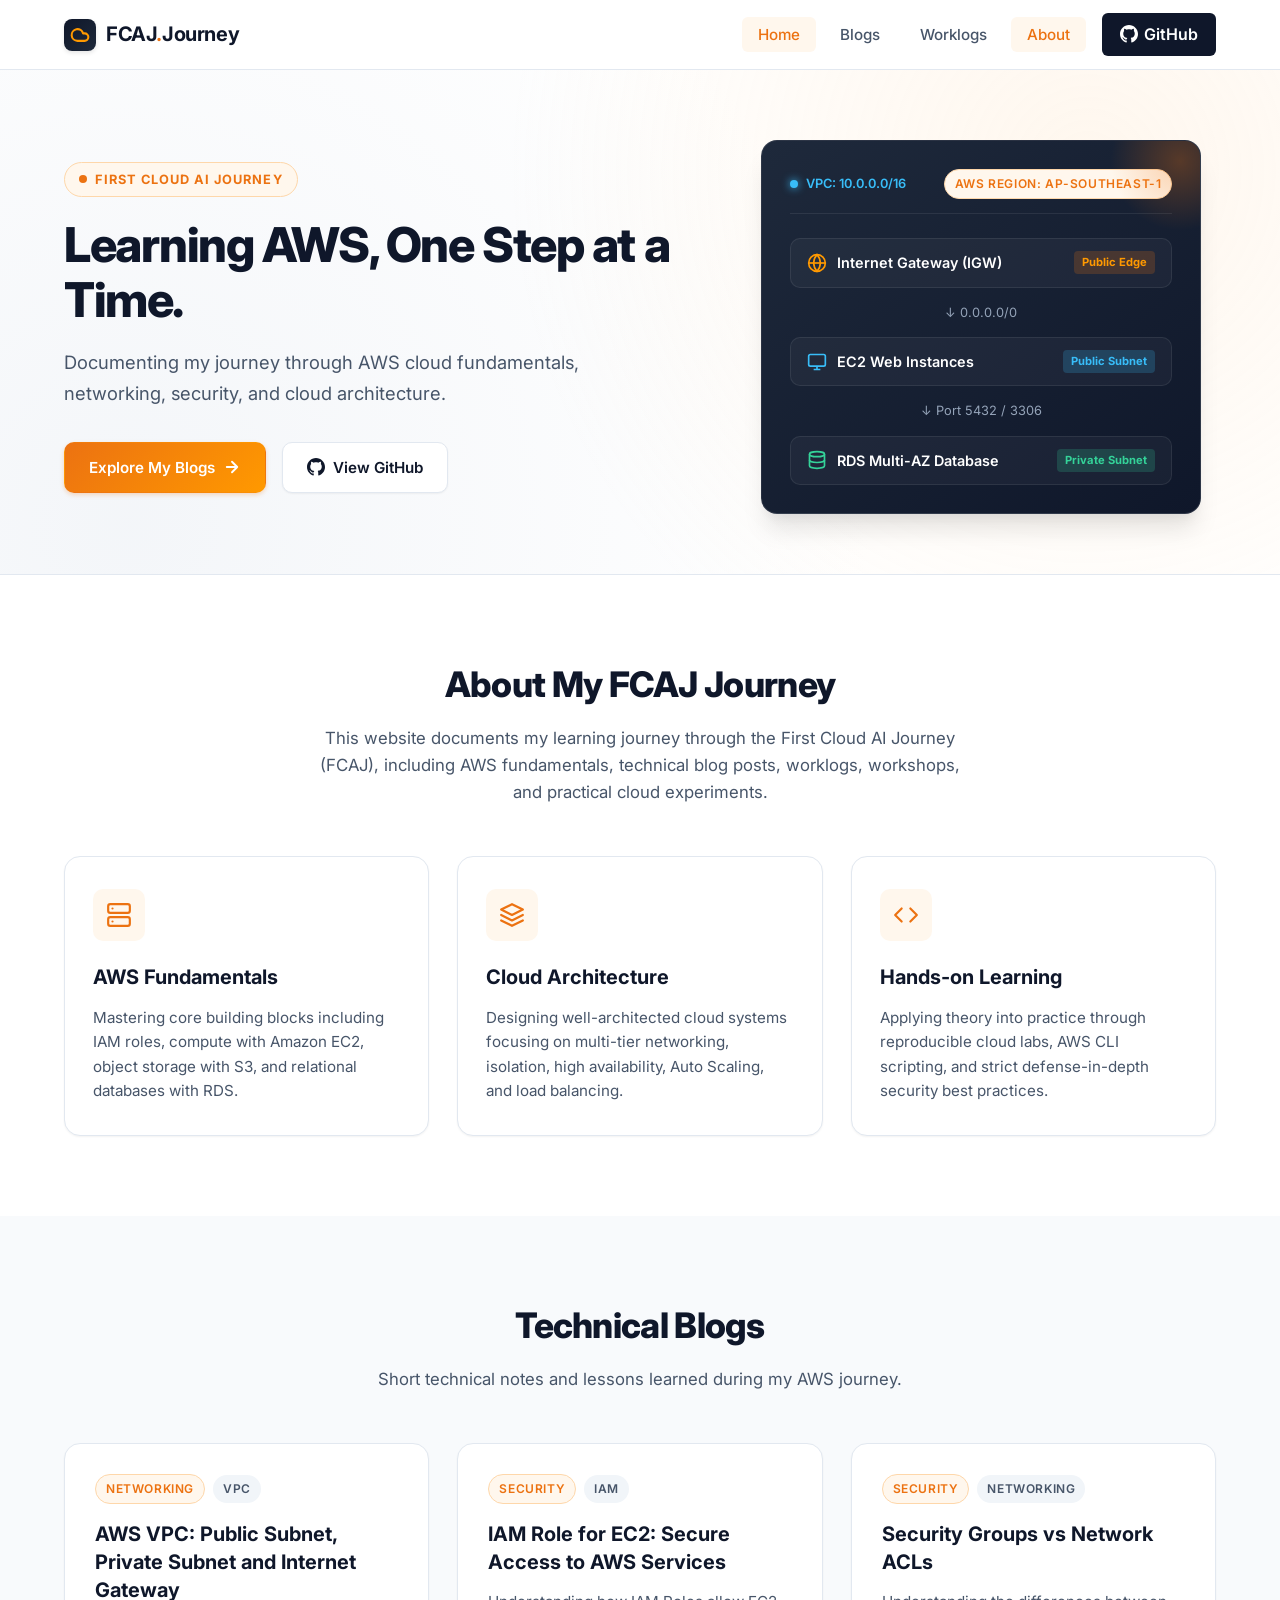
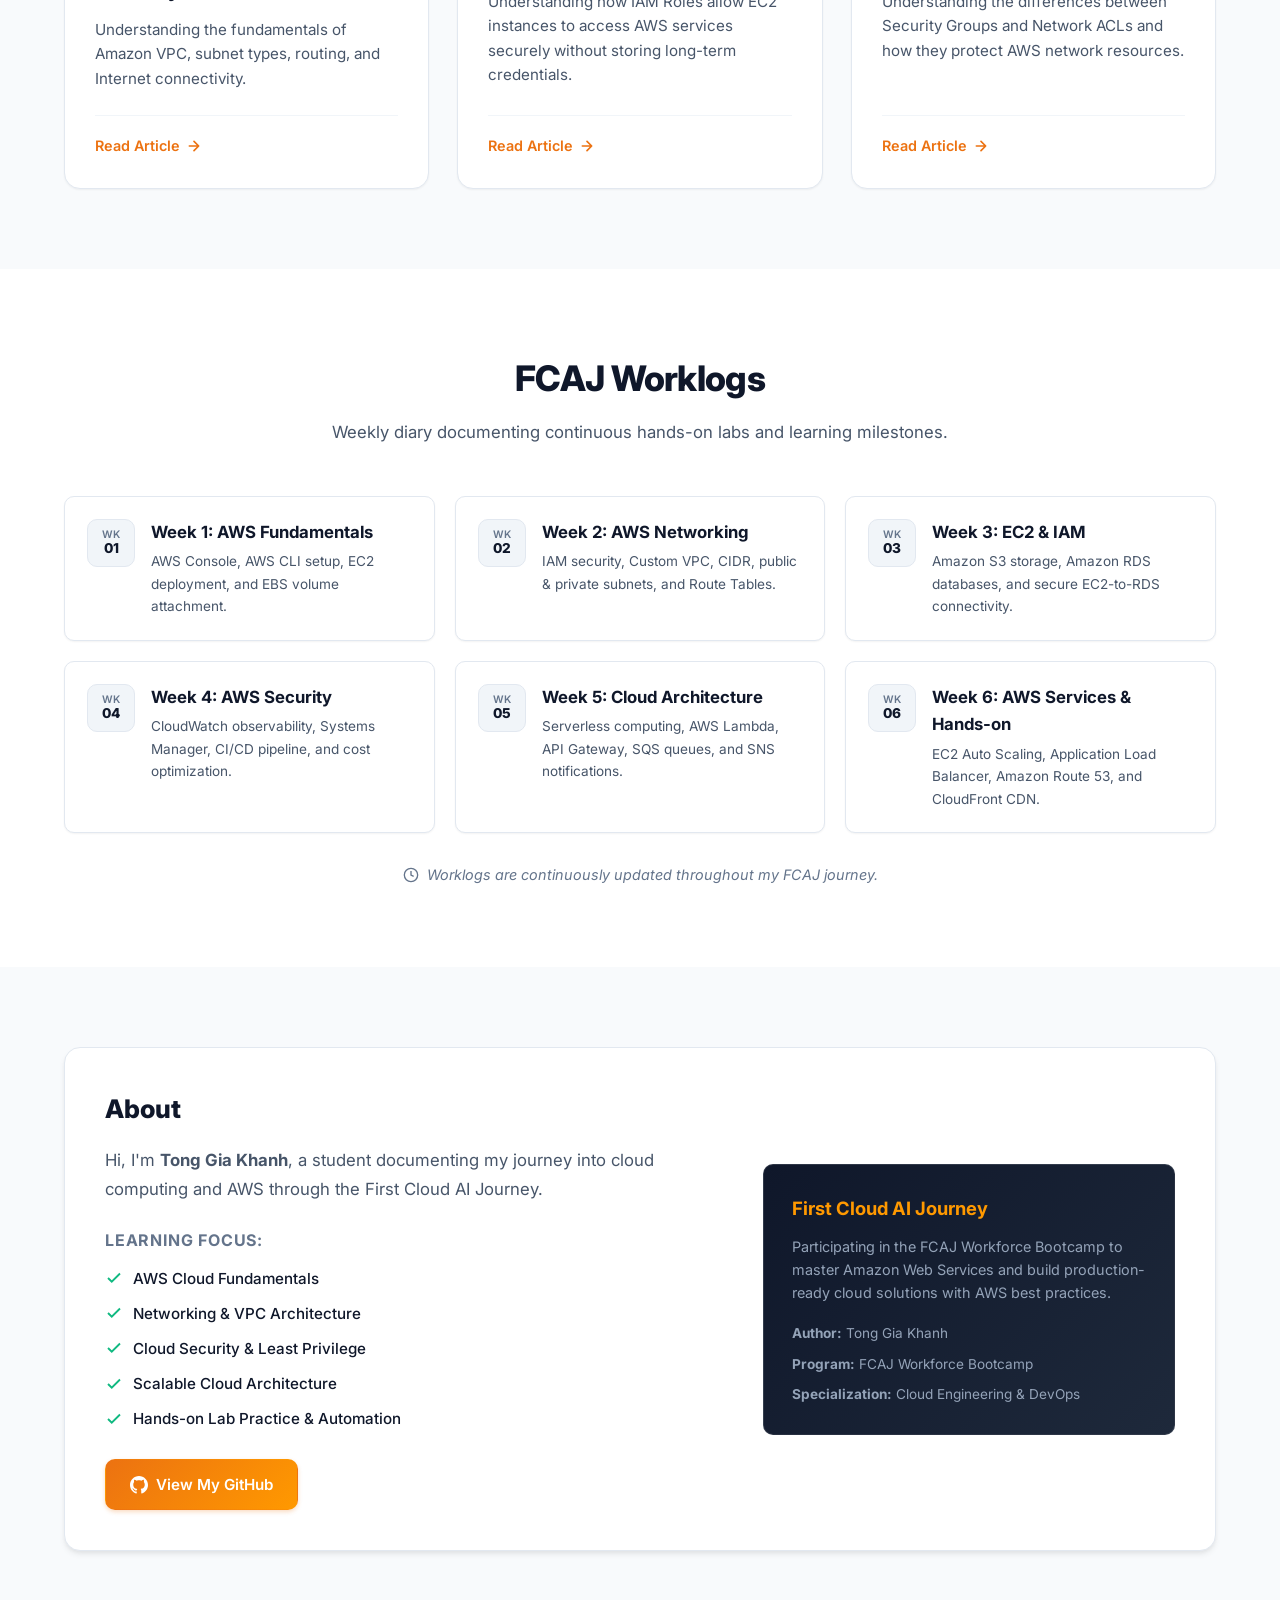
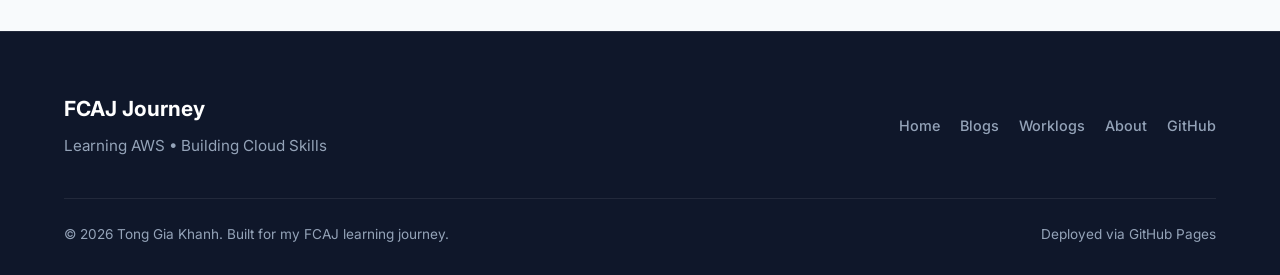
<file: docs/index.html>
<!DOCTYPE html>
<html lang="en">
<head>
  <meta charset="UTF-8">
  <meta name="viewport" content="width=device-width, initial-scale=1.0">
  <meta name="description" content="Personal AWS learning portfolio documenting my First Cloud AI Journey (FCAJ), covering cloud architecture, networking, security, and hands-on worklogs.">
  <meta name="author" content="Tong Gia Khanh">
  <title>FCAJ Journey | AWS Learning Portfolio</title>
  <link rel="stylesheet" href="style.css">
  <!-- Modern Inter Font -->
  <link rel="preconnect" href="https://fonts.googleapis.com">
  <link rel="preconnect" href="https://fonts.gstatic.com" crossorigin>
  <link href="https://fonts.googleapis.com/css2?family=Inter:wght@400;500;600;700;800&family=JetBrains+Mono:wght@400;500;600&display=swap" rel="stylesheet">
</head>
<body>

  <!-- Accessibility Skip Link -->
  <a href="#main-content" class="skip-to-content">Skip to main content</a>

  <!-- Navigation Bar -->
  <header class="navbar" role="banner">
    <div class="nav-container">
      <a href="index.html" class="nav-logo" aria-label="FCAJ Journey Home">
        <div class="nav-logo-icon" aria-hidden="true">
          <svg width="20" height="20" viewBox="0 0 24 24" fill="none" stroke="currentColor" stroke-width="2.5" stroke-linecap="round" stroke-linejoin="round">
            <path d="M17.5 19H9a7 7 0 1 1 6.71-9h1.79a4.5 4.5 0 1 1 0 9Z"/>
          </svg>
        </div>
        <span>FCAJ<span class="accent">.</span>Journey</span>
      </a>

      <button class="mobile-toggle" aria-label="Toggle navigation menu" aria-expanded="false" aria-controls="primary-nav">
        <svg viewBox="0 0 24 24" fill="none" stroke="currentColor" stroke-width="2" stroke-linecap="round" stroke-linejoin="round">
          <line x1="3" y1="12" x2="21" y2="12"></line>
          <line x1="3" y1="6" x2="21" y2="6"></line>
          <line x1="3" y1="18" x2="21" y2="18"></line>
        </svg>
      </button>

      <nav id="primary-nav" aria-label="Primary navigation">
        <ul class="nav-links">
          <li><a href="index.html" class="nav-link active">Home</a></li>
          <li><a href="#blogs" class="nav-link">Blogs</a></li>
          <li><a href="#worklogs" class="nav-link">Worklogs</a></li>
          <li><a href="#about" class="nav-link">About</a></li>
          <li>
            <a href="https://github.com/TKhanhJK/fcj-workshop-template" target="_blank" rel="noopener noreferrer" class="nav-cta">
              <svg width="18" height="18" viewBox="0 0 24 24" fill="currentColor">
                <path d="M12 0c-6.626 0-12 5.373-12 12 0 5.302 3.438 9.8 8.207 11.387.599.111.793-.261.793-.577v-2.234c-3.338.726-4.033-1.416-4.033-1.416-.546-1.387-1.333-1.756-1.333-1.756-1.089-.745.083-.729.083-.729 1.205.084 1.839 1.237 1.839 1.237 1.07 1.834 2.807 1.304 3.492.997.107-.775.418-1.305.762-1.604-2.665-.305-5.467-1.334-5.467-5.931 0-1.311.469-2.381 1.236-3.221-.124-.303-.535-1.524.117-3.176 0 0 1.008-.322 3.301 1.23.957-.266 1.983-.399 3.003-.404 1.02.005 2.047.138 3.006.404 2.291-1.552 3.297-1.23 3.297-1.23.653 1.653.242 2.874.118 3.176.77.84 1.235 1.911 1.235 3.221 0 4.609-2.807 5.624-5.479 5.921.43.372.823 1.102.823 2.222v3.293c0 .319.192.694.801.576 4.765-1.589 8.199-6.086 8.199-11.386 0-6.627-5.373-12-12-12z"/>
              </svg>
              <span>GitHub</span>
            </a>
          </li>
        </ul>
      </nav>
    </div>
  </header>

  <!-- Main Content Area -->
  <main id="main-content">

    <!-- Hero Section -->
    <section class="hero" aria-labelledby="hero-heading">
      <div class="hero-container">
        <div class="hero-text">
          <div class="hero-label">
            <span class="badge-dot" style="width:8px;height:8px;border-radius:50%;background-color:var(--accent-primary);display:inline-block;"></span>
            FIRST CLOUD AI JOURNEY
          </div>
          <h1 id="hero-heading" class="hero-title">Learning AWS, One Step at a Time.</h1>
          <p class="hero-description">
            Documenting my journey through AWS cloud fundamentals, networking, security, and cloud architecture.
          </p>
          <div class="hero-actions">
            <a href="#blogs" class="btn btn-primary">
              <span>Explore My Blogs</span>
              <svg width="18" height="18" viewBox="0 0 24 24" fill="none" stroke="currentColor" stroke-width="2.5" stroke-linecap="round" stroke-linejoin="round">
                <path d="M5 12h14m-7-7 7 7-7 7"/>
              </svg>
            </a>
            <a href="https://github.com/TKhanhJK/fcj-workshop-template" target="_blank" rel="noopener noreferrer" class="btn btn-secondary">
              <svg width="18" height="18" viewBox="0 0 24 24" fill="currentColor">
                <path d="M12 0c-6.626 0-12 5.373-12 12 0 5.302 3.438 9.8 8.207 11.387.599.111.793-.261.793-.577v-2.234c-3.338.726-4.033-1.416-4.033-1.416-.546-1.387-1.333-1.756-1.333-1.756-1.089-.745.083-.729.083-.729 1.205.084 1.839 1.237 1.839 1.237 1.07 1.834 2.807 1.304 3.492.997.107-.775.418-1.305.762-1.604-2.665-.305-5.467-1.334-5.467-5.931 0-1.311.469-2.381 1.236-3.221-.124-.303-.535-1.524.117-3.176 0 0 1.008-.322 3.301 1.23.957-.266 1.983-.399 3.003-.404 1.02.005 2.047.138 3.006.404 2.291-1.552 3.297-1.23 3.297-1.23.653 1.653.242 2.874.118 3.176.77.84 1.235 1.911 1.235 3.221 0 4.609-2.807 5.624-5.479 5.921.43.372.823 1.102.823 2.222v3.293c0 .319.192.694.801.576 4.765-1.589 8.199-6.086 8.199-11.386 0-6.627-5.373-12-12-12z"/>
              </svg>
              <span>View GitHub</span>
            </a>
          </div>
        </div>

        <!-- Hero Cloud Architecture Visual (CSS/SVG) -->
        <div class="hero-visual" aria-hidden="true">
          <div class="cloud-card">
            <div class="card-header-status">
              <span class="status-dot">VPC: 10.0.0.0/16</span>
              <span class="badge badge-orange">AWS Region: ap-southeast-1</span>
            </div>
            <div class="arch-mini-diagram">
              <div class="arch-node">
                <div class="arch-node-title">
                  <svg width="20" height="20" viewBox="0 0 24 24" fill="none" stroke="#ff9900" stroke-width="2">
                    <circle cx="12" cy="12" r="10"></circle>
                    <line x1="2" y1="12" x2="22" y2="12"></line>
                    <path d="M12 2a15.3 15.3 0 0 1 4 10 15.3 15.3 0 0 1-4 10 15.3 15.3 0 0 1-4-10 15.3 15.3 0 0 1 4-10z"></path>
                  </svg>
                  <span>Internet Gateway (IGW)</span>
                </div>
                <span class="arch-node-badge">Public Edge</span>
              </div>
              <div class="arch-arrow">↓ 0.0.0.0/0</div>
              <div class="arch-node">
                <div class="arch-node-title">
                  <svg width="20" height="20" viewBox="0 0 24 24" fill="none" stroke="#38bdf8" stroke-width="2">
                    <rect x="2" y="3" width="20" height="14" rx="2" ry="2"></rect>
                    <line x1="8" y1="21" x2="16" y2="21"></line>
                    <line x1="12" y1="17" x2="12" y2="21"></line>
                  </svg>
                  <span>EC2 Web Instances</span>
                </div>
                <span class="arch-node-badge" style="background:rgba(56,189,248,0.2);color:#38bdf8;">Public Subnet</span>
              </div>
              <div class="arch-arrow">↓ Port 5432 / 3306</div>
              <div class="arch-node">
                <div class="arch-node-title">
                  <svg width="20" height="20" viewBox="0 0 24 24" fill="none" stroke="#34d399" stroke-width="2">
                    <ellipse cx="12" cy="5" rx="9" ry="3"></ellipse>
                    <path d="M21 12c0 1.66-4 3-9 3s-9-1.34-9-3"></path>
                    <path d="M3 5v14c0 1.66 4 3 9 3s9-1.34 9-3V5"></path>
                  </svg>
                  <span>RDS Multi-AZ Database</span>
                </div>
                <span class="arch-node-badge" style="background:rgba(52,211,153,0.2);color:#34d399;">Private Subnet</span>
              </div>
            </div>
          </div>
        </div>
      </div>
    </section>

    <!-- About FCAJ Section -->
    <section class="section" aria-labelledby="about-fcaj-heading">
      <div class="container">
        <div class="section-header">
          <h2 id="about-fcaj-heading" class="section-title">About My FCAJ Journey</h2>
          <p class="section-subtitle">
            This website documents my learning journey through the First Cloud AI Journey (FCAJ), including AWS fundamentals, technical blog posts, worklogs, workshops, and practical cloud experiments.
          </p>
        </div>

        <div class="about-grid">
          <!-- Card 1 -->
          <div class="feature-card">
            <div class="feature-icon-wrapper">
              <svg viewBox="0 0 24 24" fill="none" stroke="currentColor" stroke-width="2" stroke-linecap="round" stroke-linejoin="round">
                <rect x="2" y="2" width="20" height="8" rx="2" ry="2"></rect>
                <rect x="2" y="14" width="20" height="8" rx="2" ry="2"></rect>
                <line x1="6" y1="6" x2="6.01" y2="6"></line>
                <line x1="6" y1="18" x2="6.01" y2="18"></line>
              </svg>
            </div>
            <h3 class="feature-title">AWS Fundamentals</h3>
            <p class="feature-desc">
              Mastering core building blocks including IAM roles, compute with Amazon EC2, object storage with S3, and relational databases with RDS.
            </p>
          </div>

          <!-- Card 2 -->
          <div class="feature-card">
            <div class="feature-icon-wrapper">
              <svg viewBox="0 0 24 24" fill="none" stroke="currentColor" stroke-width="2" stroke-linecap="round" stroke-linejoin="round">
                <polygon points="12 2 2 7 12 12 22 7 12 2"></polygon>
                <polyline points="2 17 12 22 22 17"></polyline>
                <polyline points="2 12 12 17 22 12"></polyline>
              </svg>
            </div>
            <h3 class="feature-title">Cloud Architecture</h3>
            <p class="feature-desc">
              Designing well-architected cloud systems focusing on multi-tier networking, isolation, high availability, Auto Scaling, and load balancing.
            </p>
          </div>

          <!-- Card 3 -->
          <div class="feature-card">
            <div class="feature-icon-wrapper">
              <svg viewBox="0 0 24 24" fill="none" stroke="currentColor" stroke-width="2" stroke-linecap="round" stroke-linejoin="round">
                <polyline points="16 18 22 12 16 6"></polyline>
                <polyline points="8 6 2 12 8 18"></polyline>
              </svg>
            </div>
            <h3 class="feature-title">Hands-on Learning</h3>
            <p class="feature-desc">
              Applying theory into practice through reproducible cloud labs, AWS CLI scripting, and strict defense-in-depth security best practices.
            </p>
          </div>
        </div>
      </div>
    </section>

    <!-- Technical Blogs Section -->
    <section id="blogs" class="section section-alt" aria-labelledby="blogs-heading">
      <div class="container">
        <div class="section-header">
          <h2 id="blogs-heading" class="section-title">Technical Blogs</h2>
          <p class="section-subtitle">
            Short technical notes and lessons learned during my AWS journey.
          </p>
        </div>

        <div class="blog-grid">
          <!-- Blog Card 1 -->
          <article class="blog-card">
            <div class="blog-card-meta">
              <span class="badge badge-orange">Networking</span>
              <span class="badge badge-gray">VPC</span>
            </div>
            <h3 class="blog-card-title">
              <a href="blog1.html">AWS VPC: Public Subnet, Private Subnet and Internet Gateway</a>
            </h3>
            <p class="blog-card-desc">
              Understanding the fundamentals of Amazon VPC, subnet types, routing, and Internet connectivity.
            </p>
            <div class="blog-card-action">
              <a href="blog1.html" class="read-more-link" aria-label="Read article on AWS VPC">
                <span>Read Article</span>
                <svg width="16" height="16" viewBox="0 0 24 24" fill="none" stroke="currentColor" stroke-width="2.5" stroke-linecap="round" stroke-linejoin="round">
                  <path d="M5 12h14m-7-7 7 7-7 7"/>
                </svg>
              </a>
            </div>
          </article>

          <!-- Blog Card 2 -->
          <article class="blog-card">
            <div class="blog-card-meta">
              <span class="badge badge-orange">Security</span>
              <span class="badge badge-gray">IAM</span>
            </div>
            <h3 class="blog-card-title">
              <a href="blog2.html">IAM Role for EC2: Secure Access to AWS Services</a>
            </h3>
            <p class="blog-card-desc">
              Understanding how IAM Roles allow EC2 instances to access AWS services securely without storing long-term credentials.
            </p>
            <div class="blog-card-action">
              <a href="blog2.html" class="read-more-link" aria-label="Read article on IAM Role for EC2">
                <span>Read Article</span>
                <svg width="16" height="16" viewBox="0 0 24 24" fill="none" stroke="currentColor" stroke-width="2.5" stroke-linecap="round" stroke-linejoin="round">
                  <path d="M5 12h14m-7-7 7 7-7 7"/>
                </svg>
              </a>
            </div>
          </article>

          <!-- Blog Card 3 -->
          <article class="blog-card">
            <div class="blog-card-meta">
              <span class="badge badge-orange">Security</span>
              <span class="badge badge-gray">Networking</span>
            </div>
            <h3 class="blog-card-title">
              <a href="blog3.html">Security Groups vs Network ACLs</a>
            </h3>
            <p class="blog-card-desc">
              Understanding the differences between Security Groups and Network ACLs and how they protect AWS network resources.
            </p>
            <div class="blog-card-action">
              <a href="blog3.html" class="read-more-link" aria-label="Read article on Security Groups vs Network ACLs">
                <span>Read Article</span>
                <svg width="16" height="16" viewBox="0 0 24 24" fill="none" stroke="currentColor" stroke-width="2.5" stroke-linecap="round" stroke-linejoin="round">
                  <path d="M5 12h14m-7-7 7 7-7 7"/>
                </svg>
              </a>
            </div>
          </article>
        </div>
      </div>
    </section>

    <!-- Worklogs Section -->
    <section id="worklogs" class="section" aria-labelledby="worklogs-heading">
      <div class="container">
        <div class="section-header">
          <h2 id="worklogs-heading" class="section-title">FCAJ Worklogs</h2>
          <p class="section-subtitle">
            Weekly diary documenting continuous hands-on labs and learning milestones.
          </p>
        </div>

        <div class="worklogs-grid">
          <!-- Week 1 -->
          <div class="worklog-card">
            <div class="worklog-badge-week">
              <span>WK</span>
              01
            </div>
            <div class="worklog-content">
              <h4>Week 1: AWS Fundamentals</h4>
              <p>AWS Console, AWS CLI setup, EC2 deployment, and EBS volume attachment.</p>
            </div>
          </div>

          <!-- Week 2 -->
          <div class="worklog-card">
            <div class="worklog-badge-week">
              <span>WK</span>
              02
            </div>
            <div class="worklog-content">
              <h4>Week 2: AWS Networking</h4>
              <p>IAM security, Custom VPC, CIDR, public & private subnets, and Route Tables.</p>
            </div>
          </div>

          <!-- Week 3 -->
          <div class="worklog-card">
            <div class="worklog-badge-week">
              <span>WK</span>
              03
            </div>
            <div class="worklog-content">
              <h4>Week 3: EC2 & IAM</h4>
              <p>Amazon S3 storage, Amazon RDS databases, and secure EC2-to-RDS connectivity.</p>
            </div>
          </div>

          <!-- Week 4 -->
          <div class="worklog-card">
            <div class="worklog-badge-week">
              <span>WK</span>
              04
            </div>
            <div class="worklog-content">
              <h4>Week 4: AWS Security</h4>
              <p>CloudWatch observability, Systems Manager, CI/CD pipeline, and cost optimization.</p>
            </div>
          </div>

          <!-- Week 5 -->
          <div class="worklog-card">
            <div class="worklog-badge-week">
              <span>WK</span>
              05
            </div>
            <div class="worklog-content">
              <h4>Week 5: Cloud Architecture</h4>
              <p>Serverless computing, AWS Lambda, API Gateway, SQS queues, and SNS notifications.</p>
            </div>
          </div>

          <!-- Week 6 -->
          <div class="worklog-card">
            <div class="worklog-badge-week">
              <span>WK</span>
              06
            </div>
            <div class="worklog-content">
              <h4>Week 6: AWS Services & Hands-on</h4>
              <p>EC2 Auto Scaling, Application Load Balancer, Amazon Route 53, and CloudFront CDN.</p>
            </div>
          </div>
        </div>

        <p class="worklogs-note">
          <svg width="16" height="16" viewBox="0 0 24 24" fill="none" stroke="currentColor" stroke-width="2">
            <circle cx="12" cy="12" r="10"></circle>
            <polyline points="12 6 12 12 16 14"></polyline>
          </svg>
          <span>Worklogs are continuously updated throughout my FCAJ journey.</span>
        </p>
      </div>
    </section>

    <!-- About Section -->
    <section id="about" class="section section-alt" aria-labelledby="about-student-heading">
      <div class="container">
        <div class="about-box">
          <div class="about-text">
            <h3 id="about-student-heading">About</h3>
            <p>
              Hi, I'm <strong>Tong Gia Khanh</strong>, a student documenting my journey into cloud computing and AWS through the First Cloud AI Journey.
            </p>

            <h4 style="font-size: 1rem; text-transform: uppercase; letter-spacing: 0.05em; color: var(--text-muted); margin-bottom: 12px;">Learning Focus:</h4>
            <ul class="focus-list">
              <li>
                <svg viewBox="0 0 24 24" fill="none" stroke="currentColor" stroke-width="2.5"><polyline points="20 6 9 17 4 12"/></svg>
                <span>AWS Cloud Fundamentals</span>
              </li>
              <li>
                <svg viewBox="0 0 24 24" fill="none" stroke="currentColor" stroke-width="2.5"><polyline points="20 6 9 17 4 12"/></svg>
                <span>Networking & VPC Architecture</span>
              </li>
              <li>
                <svg viewBox="0 0 24 24" fill="none" stroke="currentColor" stroke-width="2.5"><polyline points="20 6 9 17 4 12"/></svg>
                <span>Cloud Security & Least Privilege</span>
              </li>
              <li>
                <svg viewBox="0 0 24 24" fill="none" stroke="currentColor" stroke-width="2.5"><polyline points="20 6 9 17 4 12"/></svg>
                <span>Scalable Cloud Architecture</span>
              </li>
              <li>
                <svg viewBox="0 0 24 24" fill="none" stroke="currentColor" stroke-width="2.5"><polyline points="20 6 9 17 4 12"/></svg>
                <span>Hands-on Lab Practice & Automation</span>
              </li>
            </ul>

            <a href="https://github.com/TKhanhJK/fcj-workshop-template" target="_blank" rel="noopener noreferrer" class="btn btn-primary">
              <svg width="18" height="18" viewBox="0 0 24 24" fill="currentColor">
                <path d="M12 0c-6.626 0-12 5.373-12 12 0 5.302 3.438 9.8 8.207 11.387.599.111.793-.261.793-.577v-2.234c-3.338.726-4.033-1.416-4.033-1.416-.546-1.387-1.333-1.756-1.333-1.756-1.089-.745.083-.729.083-.729 1.205.084 1.839 1.237 1.839 1.237 1.07 1.834 2.807 1.304 3.492.997.107-.775.418-1.305.762-1.604-2.665-.305-5.467-1.334-5.467-5.931 0-1.311.469-2.381 1.236-3.221-.124-.303-.535-1.524.117-3.176 0 0 1.008-.322 3.301 1.23.957-.266 1.983-.399 3.003-.404 1.02.005 2.047.138 3.006.404 2.291-1.552 3.297-1.23 3.297-1.23.653 1.653.242 2.874.118 3.176.77.84 1.235 1.911 1.235 3.221 0 4.609-2.807 5.624-5.479 5.921.43.372.823 1.102.823 2.222v3.293c0 .319.192.694.801.576 4.765-1.589 8.199-6.086 8.199-11.386 0-6.627-5.373-12-12-12z"/>
              </svg>
              <span>View My GitHub</span>
            </a>
          </div>

          <div class="about-badge-card">
            <h4>First Cloud AI Journey</h4>
            <p>
              Participating in the FCAJ Workforce Bootcamp to master Amazon Web Services and build production-ready cloud solutions with AWS best practices.
            </p>
            <div style="display:flex; flex-direction:column; gap:8px; font-size:0.85rem; color:#94a3b8;">
              <div><strong>Author:</strong> Tong Gia Khanh</div>
              <div><strong>Program:</strong> FCAJ Workforce Bootcamp</div>
              <div><strong>Specialization:</strong> Cloud Engineering & DevOps</div>
            </div>
          </div>
        </div>
      </div>
    </section>

  </main>

  <!-- Footer -->
  <footer class="footer" role="contentinfo">
    <div class="container">
      <div class="footer-content">
        <div class="footer-brand">
          <h3>FCAJ Journey</h3>
          <p>Learning AWS • Building Cloud Skills</p>
        </div>
        <ul class="footer-links">
          <li><a href="index.html">Home</a></li>
          <li><a href="index.html#blogs">Blogs</a></li>
          <li><a href="index.html#worklogs">Worklogs</a></li>
          <li><a href="index.html#about">About</a></li>
          <li><a href="https://github.com/TKhanhJK/fcj-workshop-template" target="_blank" rel="noopener noreferrer">GitHub</a></li>
        </ul>
      </div>
      <div class="footer-bottom">
        <p>&copy; 2026 Tong Gia Khanh. Built for my FCAJ learning journey.</p>
        <p style="color:var(--text-light-muted);">Deployed via GitHub Pages</p>
      </div>
    </div>
  </footer>

  <script src="script.js"></script>
</body>
</html>
</file>
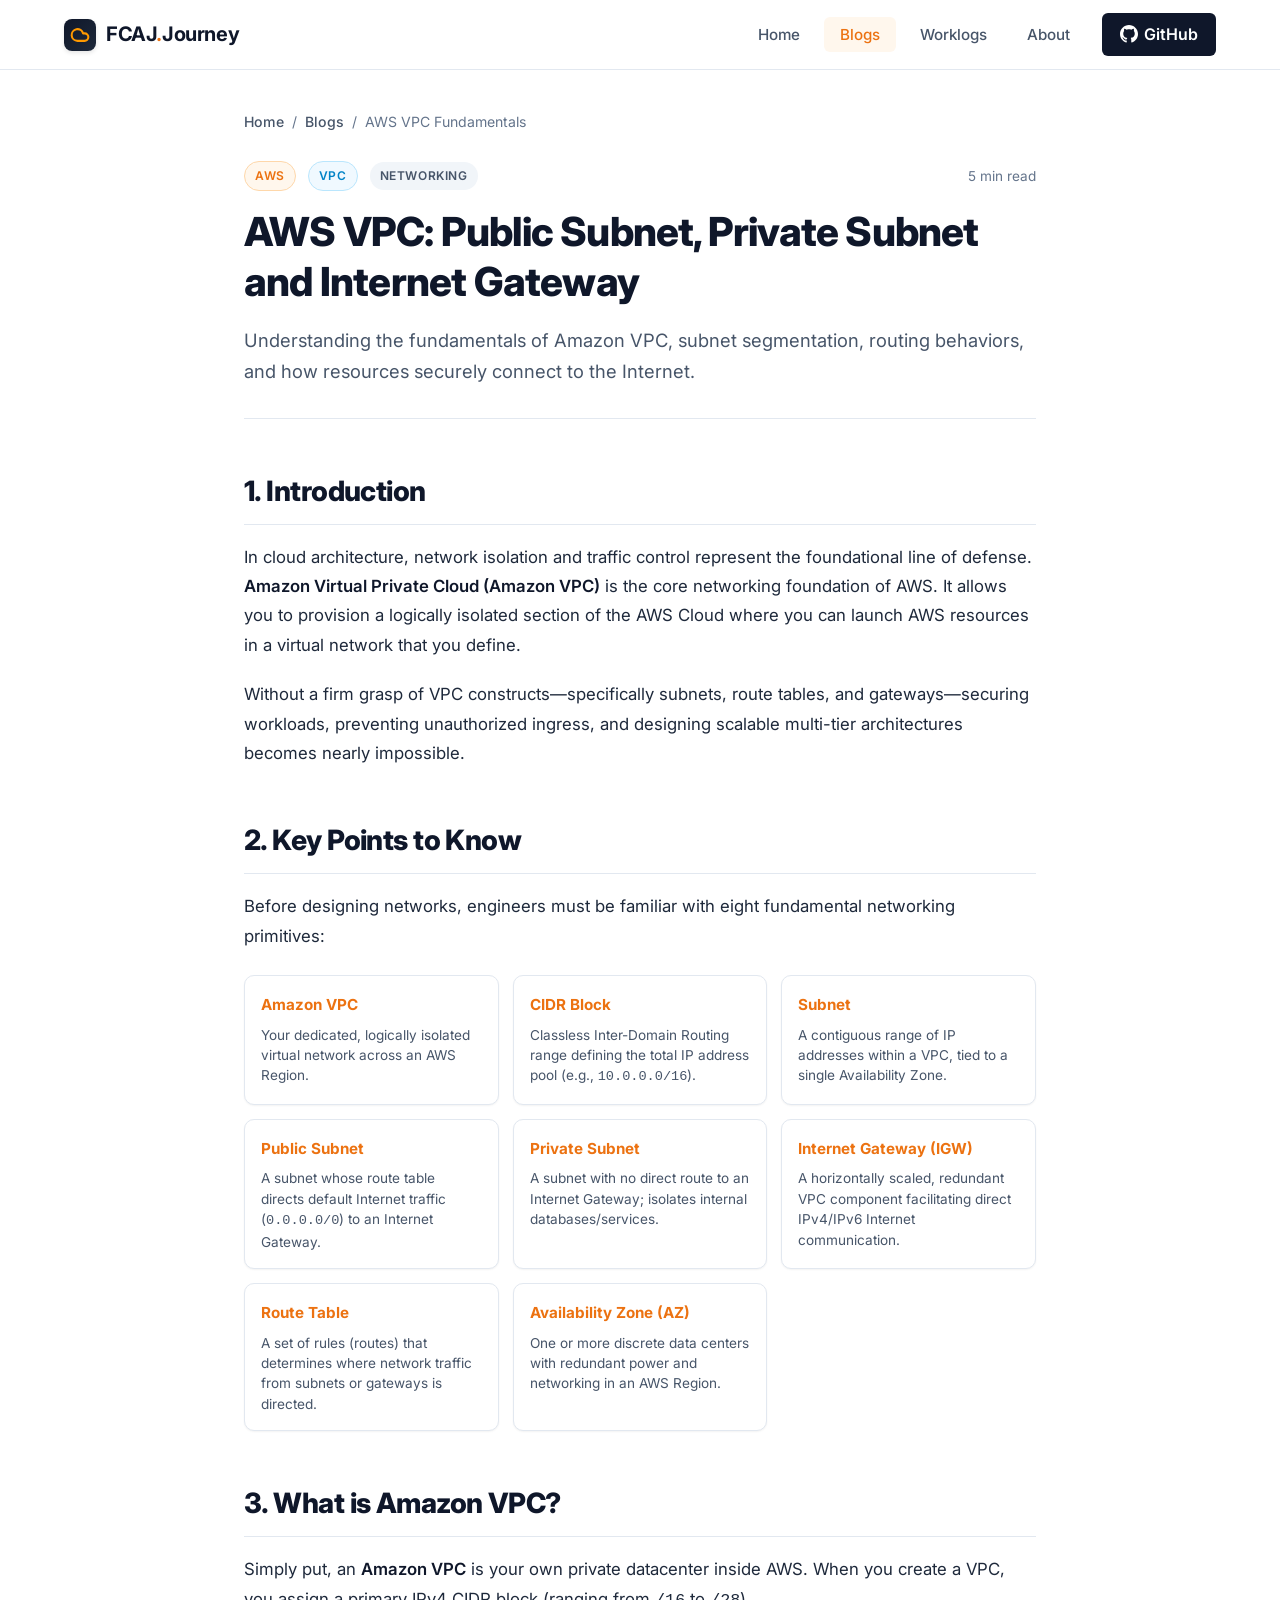
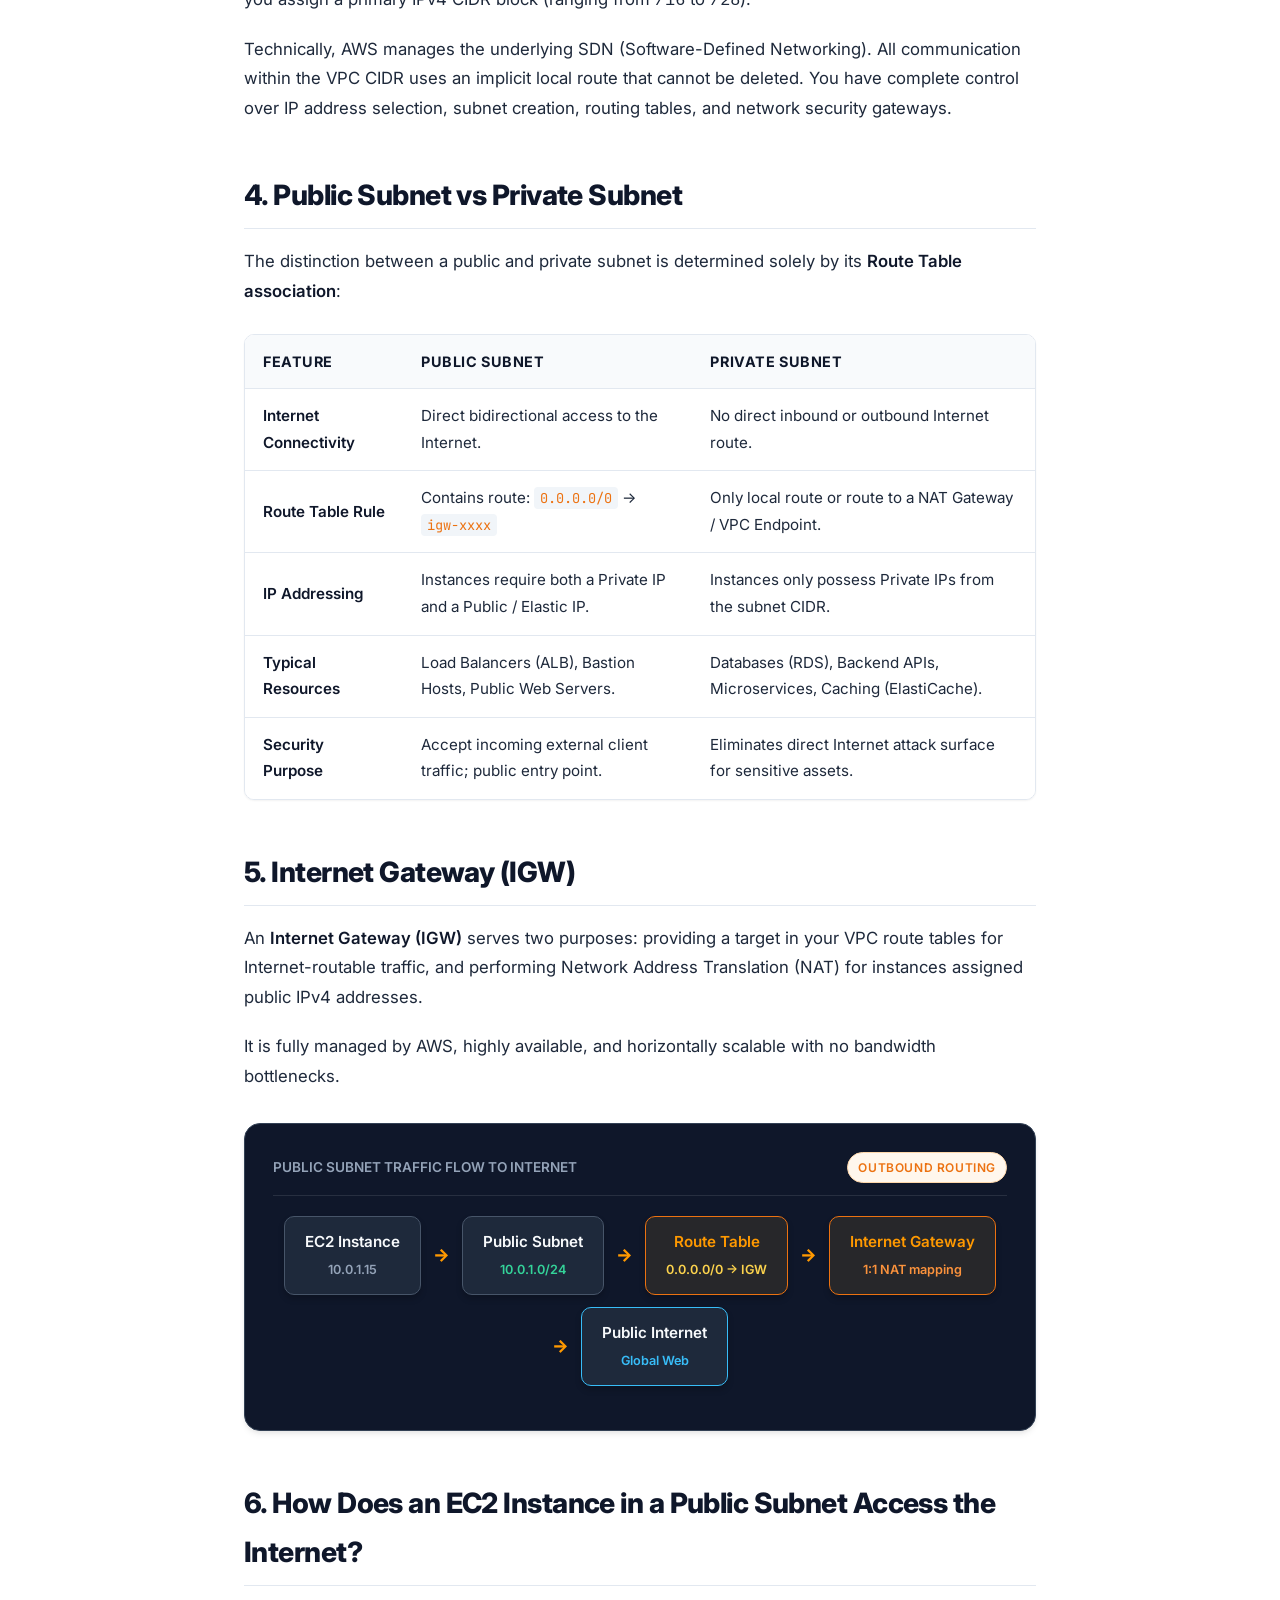
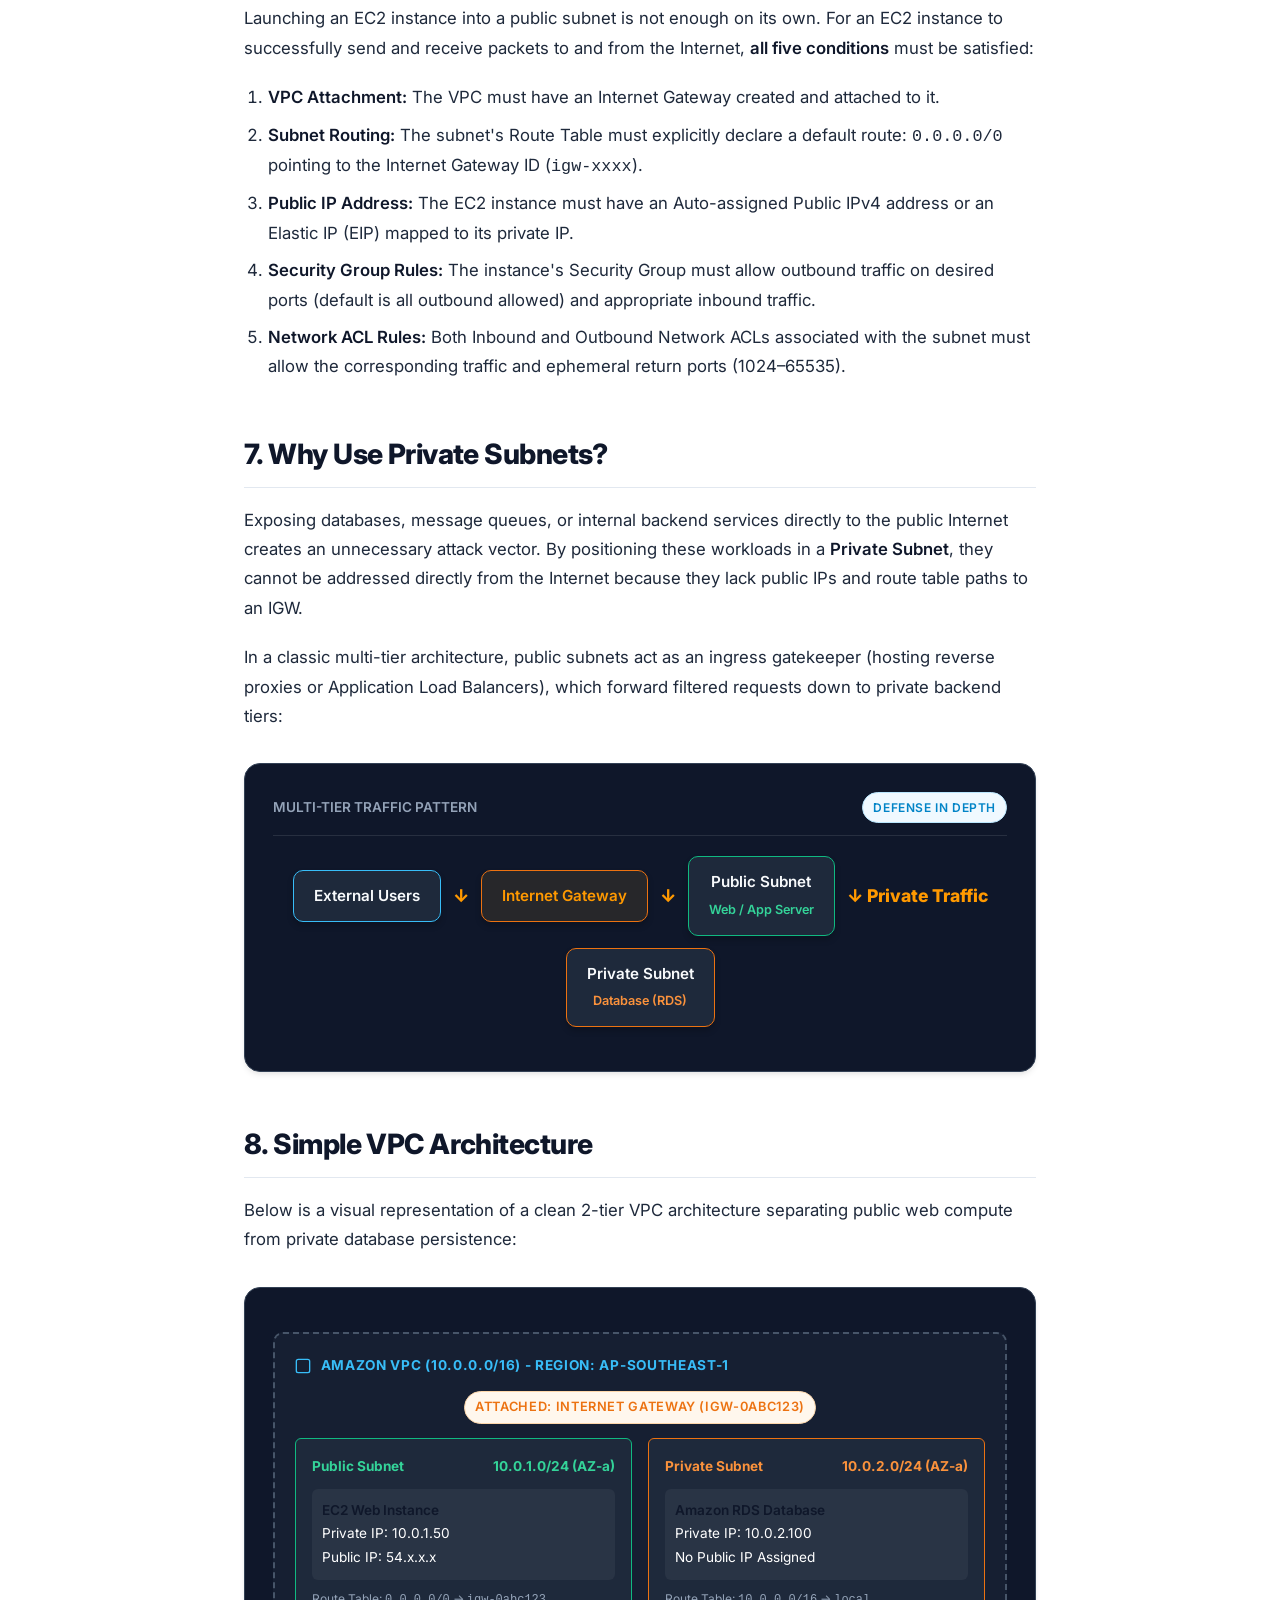
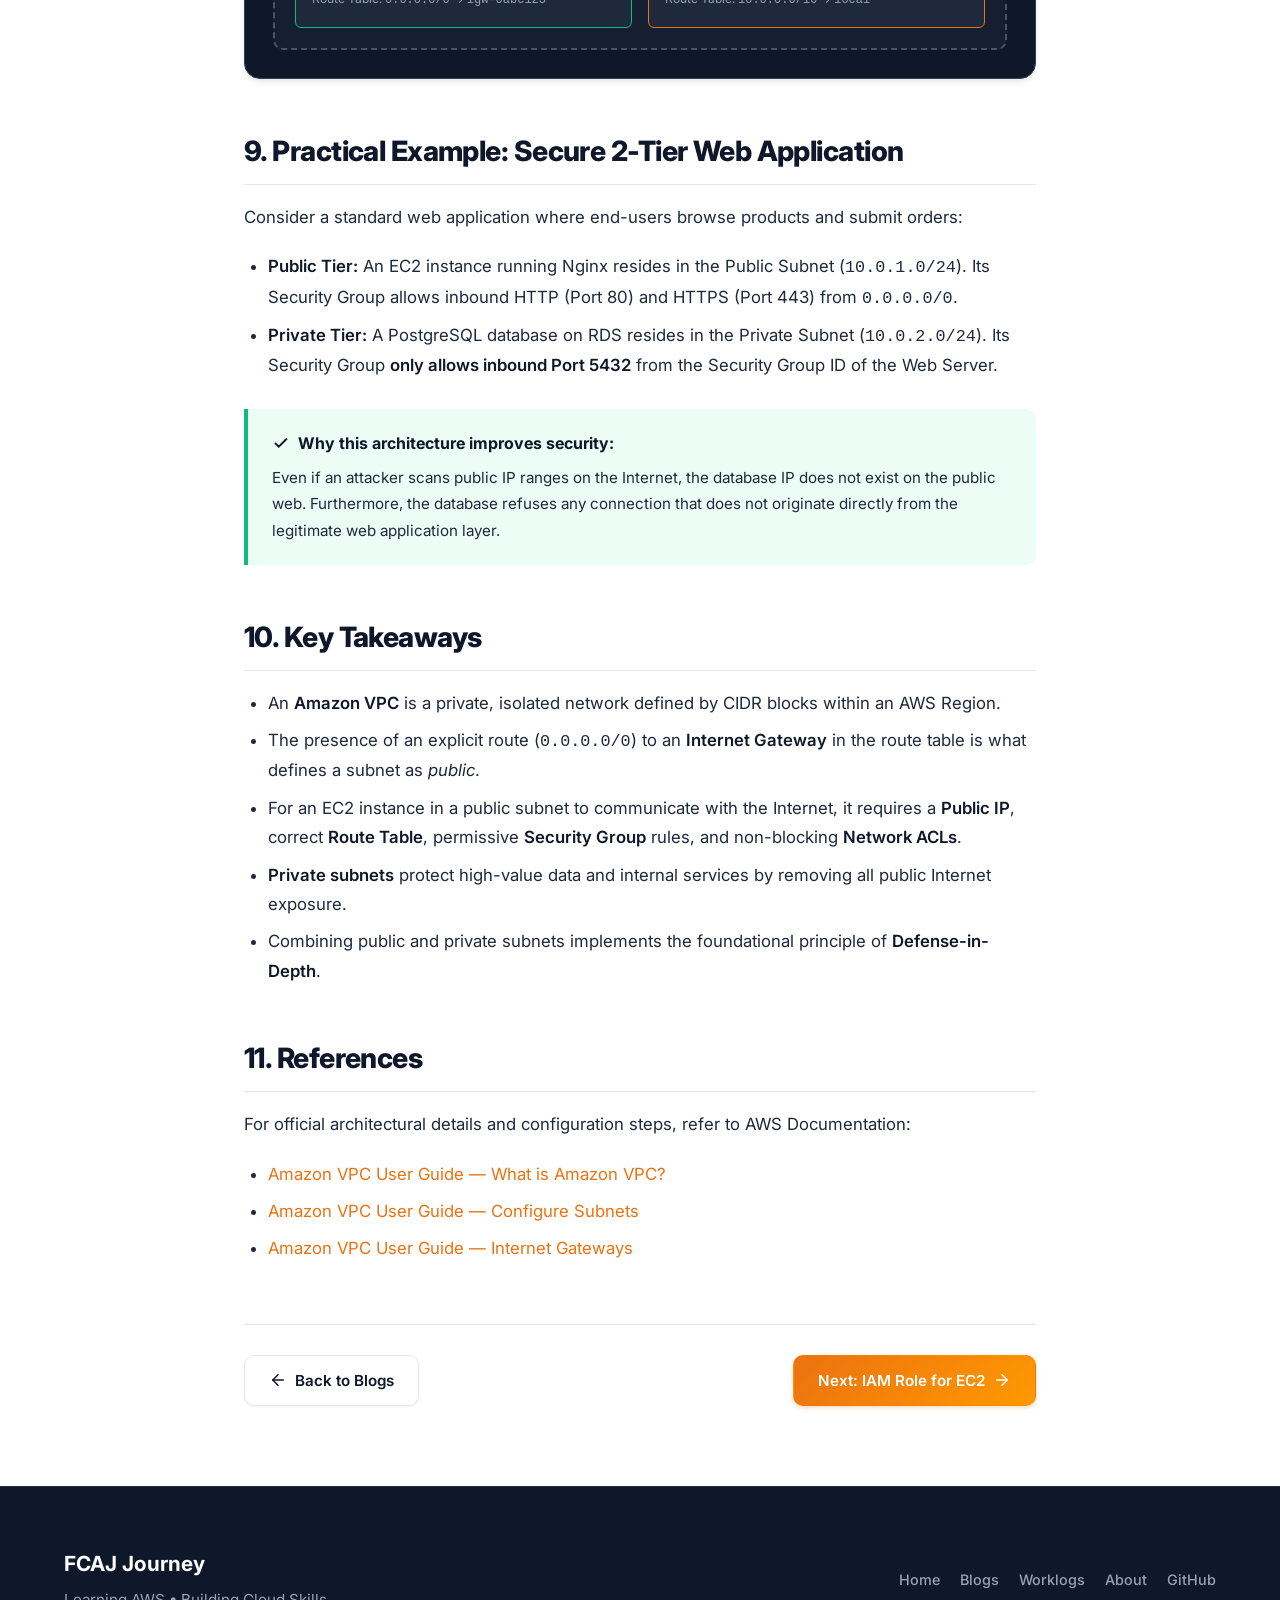
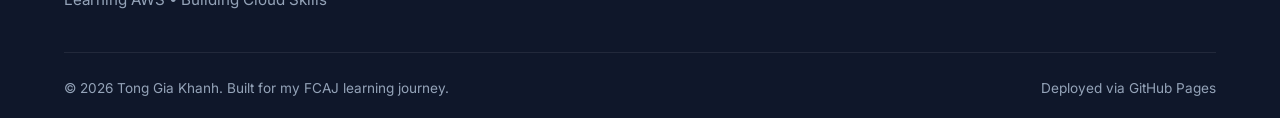
<file: docs/blog1.html>
<!DOCTYPE html>
<html lang="en">
<head>
  <meta charset="UTF-8">
  <meta name="viewport" content="width=device-width, initial-scale=1.0">
  <meta name="description" content="Technical guide on Amazon VPC fundamentals, comparing Public Subnets, Private Subnets, Route Tables, and Internet Gateway connectivity.">
  <meta name="author" content="Tong Gia Khanh">
  <title>AWS VPC: Public Subnet, Private Subnet and Internet Gateway | FCAJ</title>
  <link rel="stylesheet" href="style.css">
  <link rel="preconnect" href="https://fonts.googleapis.com">
  <link rel="preconnect" href="https://fonts.gstatic.com" crossorigin>
  <link href="https://fonts.googleapis.com/css2?family=Inter:wght@400;500;600;700;800&family=JetBrains+Mono:wght@400;500;600&display=swap" rel="stylesheet">
</head>
<body>

  <!-- Reading Progress Bar -->
  <div id="reading-progress" aria-hidden="true"></div>

  <!-- Accessibility Skip Link -->
  <a href="#article-body" class="skip-to-content">Skip to main content</a>

  <!-- Navigation Bar -->
  <header class="navbar" role="banner">
    <div class="nav-container">
      <a href="index.html" class="nav-logo" aria-label="FCAJ Journey Home">
        <div class="nav-logo-icon" aria-hidden="true">
          <svg width="20" height="20" viewBox="0 0 24 24" fill="none" stroke="currentColor" stroke-width="2.5" stroke-linecap="round" stroke-linejoin="round">
            <path d="M17.5 19H9a7 7 0 1 1 6.71-9h1.79a4.5 4.5 0 1 1 0 9Z"/>
          </svg>
        </div>
        <span>FCAJ<span class="accent">.</span>Journey</span>
      </a>

      <button class="mobile-toggle" aria-label="Toggle navigation menu" aria-expanded="false" aria-controls="primary-nav">
        <svg viewBox="0 0 24 24" fill="none" stroke="currentColor" stroke-width="2" stroke-linecap="round" stroke-linejoin="round">
          <line x1="3" y1="12" x2="21" y2="12"></line>
          <line x1="3" y1="6" x2="21" y2="6"></line>
          <line x1="3" y1="18" x2="21" y2="18"></line>
        </svg>
      </button>

      <nav id="primary-nav" aria-label="Primary navigation">
        <ul class="nav-links">
          <li><a href="index.html" class="nav-link">Home</a></li>
          <li><a href="index.html#blogs" class="nav-link active">Blogs</a></li>
          <li><a href="index.html#worklogs" class="nav-link">Worklogs</a></li>
          <li><a href="index.html#about" class="nav-link">About</a></li>
          <li>
            <a href="https://github.com/TKhanhJK/fcj-workshop-template" target="_blank" rel="noopener noreferrer" class="nav-cta">
              <svg width="18" height="18" viewBox="0 0 24 24" fill="currentColor">
                <path d="M12 0c-6.626 0-12 5.373-12 12 0 5.302 3.438 9.8 8.207 11.387.599.111.793-.261.793-.577v-2.234c-3.338.726-4.033-1.416-4.033-1.416-.546-1.387-1.333-1.756-1.333-1.756-1.089-.745.083-.729.083-.729 1.205.084 1.839 1.237 1.839 1.237 1.07 1.834 2.807 1.304 3.492.997.107-.775.418-1.305.762-1.604-2.665-.305-5.467-1.334-5.467-5.931 0-1.311.469-2.381 1.236-3.221-.124-.303-.535-1.524.117-3.176 0 0 1.008-.322 3.301 1.23.957-.266 1.983-.399 3.003-.404 1.02.005 2.047.138 3.006.404 2.291-1.552 3.297-1.23 3.297-1.23.653 1.653.242 2.874.118 3.176.77.84 1.235 1.911 1.235 3.221 0 4.609-2.807 5.624-5.479 5.921.43.372.823 1.102.823 2.222v3.293c0 .319.192.694.801.576 4.765-1.589 8.199-6.086 8.199-11.386 0-6.627-5.373-12-12-12z"/>
              </svg>
              <span>GitHub</span>
            </a>
          </li>
        </ul>
      </nav>
    </div>
  </header>

  <!-- Article Container -->
  <main class="article-page" id="article-body">
    <div class="article-container">

      <!-- Breadcrumbs -->
      <nav class="breadcrumb-nav" aria-label="Breadcrumb">
        <a href="index.html">Home</a>
        <span>/</span>
        <a href="index.html#blogs">Blogs</a>
        <span>/</span>
        <span aria-current="page">AWS VPC Fundamentals</span>
      </nav>

      <!-- Article Header -->
      <header class="article-header">
        <div class="article-meta">
          <span class="badge badge-orange">AWS</span>
          <span class="badge badge-blue">VPC</span>
          <span class="badge badge-gray">Networking</span>
          <span style="font-size: 0.85rem; color: var(--text-muted); margin-left: auto;">5 min read</span>
        </div>
        <h1 class="article-title">AWS VPC: Public Subnet, Private Subnet and Internet Gateway</h1>
        <p class="article-summary">
          Understanding the fundamentals of Amazon VPC, subnet segmentation, routing behaviors, and how resources securely connect to the Internet.
        </p>
      </header>

      <!-- Article Content -->
      <article class="article-content">

        <!-- 1. Introduction -->
        <h2>1. Introduction</h2>
        <p>
          In cloud architecture, network isolation and traffic control represent the foundational line of defense. <strong>Amazon Virtual Private Cloud (Amazon VPC)</strong> is the core networking foundation of AWS. It allows you to provision a logically isolated section of the AWS Cloud where you can launch AWS resources in a virtual network that you define.
        </p>
        <p>
          Without a firm grasp of VPC constructs—specifically subnets, route tables, and gateways—securing workloads, preventing unauthorized ingress, and designing scalable multi-tier architectures becomes nearly impossible.
        </p>

        <!-- 2. Key Points to Know -->
        <h2>2. Key Points to Know</h2>
        <p>Before designing networks, engineers must be familiar with eight fundamental networking primitives:</p>

        <div class="key-points-grid">
          <div class="key-point-item">
            <div class="key-point-name">Amazon VPC</div>
            <div class="key-point-desc">Your dedicated, logically isolated virtual network across an AWS Region.</div>
          </div>
          <div class="key-point-item">
            <div class="key-point-name">CIDR Block</div>
            <div class="key-point-desc">Classless Inter-Domain Routing range defining the total IP address pool (e.g., <code>10.0.0.0/16</code>).</div>
          </div>
          <div class="key-point-item">
            <div class="key-point-name">Subnet</div>
            <div class="key-point-desc">A contiguous range of IP addresses within a VPC, tied to a single Availability Zone.</div>
          </div>
          <div class="key-point-item">
            <div class="key-point-name">Public Subnet</div>
            <div class="key-point-desc">A subnet whose route table directs default Internet traffic (<code>0.0.0.0/0</code>) to an Internet Gateway.</div>
          </div>
          <div class="key-point-item">
            <div class="key-point-name">Private Subnet</div>
            <div class="key-point-desc">A subnet with no direct route to an Internet Gateway; isolates internal databases/services.</div>
          </div>
          <div class="key-point-item">
            <div class="key-point-name">Internet Gateway (IGW)</div>
            <div class="key-point-desc">A horizontally scaled, redundant VPC component facilitating direct IPv4/IPv6 Internet communication.</div>
          </div>
          <div class="key-point-item">
            <div class="key-point-name">Route Table</div>
            <div class="key-point-desc">A set of rules (routes) that determines where network traffic from subnets or gateways is directed.</div>
          </div>
          <div class="key-point-item">
            <div class="key-point-name">Availability Zone (AZ)</div>
            <div class="key-point-desc">One or more discrete data centers with redundant power and networking in an AWS Region.</div>
          </div>
        </div>

        <!-- 3. What is Amazon VPC? -->
        <h2>3. What is Amazon VPC?</h2>
        <p>
          Simply put, an <strong>Amazon VPC</strong> is your own private datacenter inside AWS. When you create a VPC, you assign a primary IPv4 CIDR block (ranging from <code>/16</code> to <code>/28</code>).
        </p>
        <p>
          Technically, AWS manages the underlying SDN (Software-Defined Networking). All communication within the VPC CIDR uses an implicit local route that cannot be deleted. You have complete control over IP address selection, subnet creation, routing tables, and network security gateways.
        </p>

        <!-- 4. Public Subnet vs Private Subnet -->
        <h2>4. Public Subnet vs Private Subnet</h2>
        <p>
          The distinction between a public and private subnet is determined solely by its <strong>Route Table association</strong>:
        </p>

        <div class="table-wrapper">
          <table class="data-table">
            <thead>
              <tr>
                <th scope="col">Feature</th>
                <th scope="col">Public Subnet</th>
                <th scope="col">Private Subnet</th>
              </tr>
            </thead>
            <tbody>
              <tr>
                <td><strong>Internet Connectivity</strong></td>
                <td>Direct bidirectional access to the Internet.</td>
                <td>No direct inbound or outbound Internet route.</td>
              </tr>
              <tr>
                <td><strong>Route Table Rule</strong></td>
                <td>Contains route: <code>0.0.0.0/0</code> → <code>igw-xxxx</code></td>
                <td>Only local route or route to a NAT Gateway / VPC Endpoint.</td>
              </tr>
              <tr>
                <td><strong>IP Addressing</strong></td>
                <td>Instances require both a Private IP and a Public / Elastic IP.</td>
                <td>Instances only possess Private IPs from the subnet CIDR.</td>
              </tr>
              <tr>
                <td><strong>Typical Resources</strong></td>
                <td>Load Balancers (ALB), Bastion Hosts, Public Web Servers.</td>
                <td>Databases (RDS), Backend APIs, Microservices, Caching (ElastiCache).</td>
              </tr>
              <tr>
                <td><strong>Security Purpose</strong></td>
                <td>Accept incoming external client traffic; public entry point.</td>
                <td>Eliminates direct Internet attack surface for sensitive assets.</td>
              </tr>
            </tbody>
          </table>
        </div>

        <!-- 5. Internet Gateway -->
        <h2>5. Internet Gateway (IGW)</h2>
        <p>
          An <strong>Internet Gateway (IGW)</strong> serves two purposes: providing a target in your VPC route tables for Internet-routable traffic, and performing Network Address Translation (NAT) for instances assigned public IPv4 addresses.
        </p>
        <p>
          It is fully managed by AWS, highly available, and horizontally scalable with no bandwidth bottlenecks.
        </p>

        <!-- Flow diagram -->
        <div class="flow-diagram-container">
          <div class="flow-diagram-header">
            <span>PUBLIC SUBNET TRAFFIC FLOW TO INTERNET</span>
            <span class="badge badge-orange">OUTBOUND ROUTING</span>
          </div>
          <div class="flow-step-row">
            <div class="flow-box">EC2 Instance<br><small style="color:#94a3b8;">10.0.1.15</small></div>
            <div class="flow-arrow-icon">→</div>
            <div class="flow-box">Public Subnet<br><small style="color:#34d399;">10.0.1.0/24</small></div>
            <div class="flow-arrow-icon">→</div>
            <div class="flow-box highlight">Route Table<br><small style="color:#fcd34d;">0.0.0.0/0 → IGW</small></div>
            <div class="flow-arrow-icon">→</div>
            <div class="flow-box highlight">Internet Gateway<br><small style="color:#fb923c;">1:1 NAT mapping</small></div>
            <div class="flow-arrow-icon">→</div>
            <div class="flow-box" style="border-color:#38bdf8;">Public Internet<br><small style="color:#38bdf8;">Global Web</small></div>
          </div>
        </div>

        <!-- 6. How Does an EC2 Instance in a Public Subnet Access the Internet? -->
        <h2>6. How Does an EC2 Instance in a Public Subnet Access the Internet?</h2>
        <p>
          Launching an EC2 instance into a public subnet is not enough on its own. For an EC2 instance to successfully send and receive packets to and from the Internet, <strong>all five conditions</strong> must be satisfied:
        </p>
        <ol>
          <li><strong>VPC Attachment:</strong> The VPC must have an Internet Gateway created and attached to it.</li>
          <li><strong>Subnet Routing:</strong> The subnet's Route Table must explicitly declare a default route: <code>0.0.0.0/0</code> pointing to the Internet Gateway ID (<code>igw-xxxx</code>).</li>
          <li><strong>Public IP Address:</strong> The EC2 instance must have an Auto-assigned Public IPv4 address or an Elastic IP (EIP) mapped to its private IP.</li>
          <li><strong>Security Group Rules:</strong> The instance's Security Group must allow outbound traffic on desired ports (default is all outbound allowed) and appropriate inbound traffic.</li>
          <li><strong>Network ACL Rules:</strong> Both Inbound and Outbound Network ACLs associated with the subnet must allow the corresponding traffic and ephemeral return ports (1024–65535).</li>
        </ol>

        <!-- 7. Why Use Private Subnets? -->
        <h2>7. Why Use Private Subnets?</h2>
        <p>
          Exposing databases, message queues, or internal backend services directly to the public Internet creates an unnecessary attack vector. By positioning these workloads in a <strong>Private Subnet</strong>, they cannot be addressed directly from the Internet because they lack public IPs and route table paths to an IGW.
        </p>
        <p>
          In a classic multi-tier architecture, public subnets act as an ingress gatekeeper (hosting reverse proxies or Application Load Balancers), which forward filtered requests down to private backend tiers:
        </p>

        <div class="flow-diagram-container">
          <div class="flow-diagram-header">
            <span>MULTI-TIER TRAFFIC PATTERN</span>
            <span class="badge badge-blue">DEFENSE IN DEPTH</span>
          </div>
          <div class="flow-step-row">
            <div class="flow-box" style="border-color:#38bdf8;">External Users</div>
            <div class="flow-arrow-icon">↓</div>
            <div class="flow-box highlight">Internet Gateway</div>
            <div class="flow-arrow-icon">↓</div>
            <div class="flow-box" style="border-color:#10b981;">Public Subnet<br><small style="color:#34d399;">Web / App Server</small></div>
            <div class="flow-arrow-icon">↓ Private Traffic</div>
            <div class="flow-box" style="border-color:#ec7211;">Private Subnet<br><small style="color:#fb923c;">Database (RDS)</small></div>
          </div>
        </div>

        <!-- 8. Simple VPC Architecture Diagram -->
        <h2>8. Simple VPC Architecture</h2>
        <p>
          Below is a visual representation of a clean 2-tier VPC architecture separating public web compute from private database persistence:
        </p>

        <div class="flow-diagram-container">
          <div class="vpc-box-container">
            <div class="vpc-box-title">
              <svg width="16" height="16" viewBox="0 0 24 24" fill="none" stroke="currentColor" stroke-width="2" style="display:inline; vertical-align:middle; margin-right:6px;"><rect x="2" y="2" width="20" height="20" rx="3"/></svg>
              Amazon VPC (10.0.0.0/16) - Region: ap-southeast-1
            </div>

            <div style="text-align:center; margin-bottom:14px;">
              <span class="badge badge-orange" style="font-size:0.8rem;">Attached: Internet Gateway (igw-0abc123)</span>
            </div>

            <div class="subnets-wrapper">
              <!-- Public Subnet -->
              <div class="subnet-box public">
                <div class="subnet-title">
                  <span>Public Subnet</span>
                  <span>10.0.1.0/24 (AZ-a)</span>
                </div>
                <div style="background:rgba(255,255,255,0.05); padding:10px; border-radius:6px; margin-bottom:8px; font-size:0.85rem;">
                  <strong>EC2 Web Instance</strong><br>
                  Private IP: 10.0.1.50<br>
                  Public IP: 54.x.x.x
                </div>
                <div style="font-size:0.75rem; color:#94a3b8;">
                  Route Table: <code>0.0.0.0/0</code> → <code>igw-0abc123</code>
                </div>
              </div>

              <!-- Private Subnet -->
              <div class="subnet-box private">
                <div class="subnet-title">
                  <span>Private Subnet</span>
                  <span>10.0.2.0/24 (AZ-a)</span>
                </div>
                <div style="background:rgba(255,255,255,0.05); padding:10px; border-radius:6px; margin-bottom:8px; font-size:0.85rem;">
                  <strong>Amazon RDS Database</strong><br>
                  Private IP: 10.0.2.100<br>
                  No Public IP Assigned
                </div>
                <div style="font-size:0.75rem; color:#94a3b8;">
                  Route Table: <code>10.0.0.0/16</code> → <code>local</code>
                </div>
              </div>
            </div>
          </div>
        </div>

        <!-- 9. Practical Example -->
        <h2>9. Practical Example: Secure 2-Tier Web Application</h2>
        <p>
          Consider a standard web application where end-users browse products and submit orders:
        </p>
        <ul>
          <li><strong>Public Tier:</strong> An EC2 instance running Nginx resides in the Public Subnet (<code>10.0.1.0/24</code>). Its Security Group allows inbound HTTP (Port 80) and HTTPS (Port 443) from <code>0.0.0.0/0</code>.</li>
          <li><strong>Private Tier:</strong> A PostgreSQL database on RDS resides in the Private Subnet (<code>10.0.2.0/24</code>). Its Security Group <strong>only allows inbound Port 5432</strong> from the Security Group ID of the Web Server.</li>
        </ul>
        <div class="callout callout-green">
          <div class="callout-title">
            <svg width="18" height="18" viewBox="0 0 24 24" fill="none" stroke="currentColor" stroke-width="2.5"><polyline points="20 6 9 17 4 12"/></svg>
            Why this architecture improves security:
          </div>
          <p style="margin-bottom:0; font-size:0.95rem;">
            Even if an attacker scans public IP ranges on the Internet, the database IP does not exist on the public web. Furthermore, the database refuses any connection that does not originate directly from the legitimate web application layer.
          </p>
        </div>

        <!-- 10. Key Takeaways -->
        <h2>10. Key Takeaways</h2>
        <ul>
          <li>An <strong>Amazon VPC</strong> is a private, isolated network defined by CIDR blocks within an AWS Region.</li>
          <li>The presence of an explicit route (<code>0.0.0.0/0</code>) to an <strong>Internet Gateway</strong> in the route table is what defines a subnet as <em>public</em>.</li>
          <li>For an EC2 instance in a public subnet to communicate with the Internet, it requires a <strong>Public IP</strong>, correct <strong>Route Table</strong>, permissive <strong>Security Group</strong> rules, and non-blocking <strong>Network ACLs</strong>.</li>
          <li><strong>Private subnets</strong> protect high-value data and internal services by removing all public Internet exposure.</li>
          <li>Combining public and private subnets implements the foundational principle of <strong>Defense-in-Depth</strong>.</li>
        </ul>

        <!-- 11. References -->
        <h2>11. References</h2>
        <p>For official architectural details and configuration steps, refer to AWS Documentation:</p>
        <ul>
          <li>
            <a href="https://docs.aws.amazon.com/vpc/latest/userguide/what-is-amazon-vpc.html" target="_blank" rel="noopener noreferrer">Amazon VPC User Guide — What is Amazon VPC?</a>
          </li>
          <li>
            <a href="https://docs.aws.amazon.com/vpc/latest/userguide/configure-subnets.html" target="_blank" rel="noopener noreferrer">Amazon VPC User Guide — Configure Subnets</a>
          </li>
          <li>
            <a href="https://docs.aws.amazon.com/vpc/latest/userguide/VPC_Internet_Gateway.html" target="_blank" rel="noopener noreferrer">Amazon VPC User Guide — Internet Gateways</a>
          </li>
        </ul>

      </article>

      <!-- Article Footer Navigation -->
      <footer class="article-footer-nav">
        <a href="index.html#blogs" class="btn btn-secondary">
          <svg width="18" height="18" viewBox="0 0 24 24" fill="none" stroke="currentColor" stroke-width="2" stroke-linecap="round" stroke-linejoin="round">
            <line x1="19" y1="12" x2="5" y2="12"></line>
            <polyline points="12 19 5 12 12 5"></polyline>
          </svg>
          <span>Back to Blogs</span>
        </a>
        <a href="blog2.html" class="btn btn-primary">
          <span>Next: IAM Role for EC2</span>
          <svg width="18" height="18" viewBox="0 0 24 24" fill="none" stroke="currentColor" stroke-width="2" stroke-linecap="round" stroke-linejoin="round">
            <line x1="5" y1="12" x2="19" y2="12"></line>
            <polyline points="12 5 19 12 12 19"></polyline>
          </svg>
        </a>
      </footer>

    </div>
  </main>

  <!-- Footer -->
  <footer class="footer" role="contentinfo">
    <div class="container">
      <div class="footer-content">
        <div class="footer-brand">
          <h3>FCAJ Journey</h3>
          <p>Learning AWS • Building Cloud Skills</p>
        </div>
        <ul class="footer-links">
          <li><a href="index.html">Home</a></li>
          <li><a href="index.html#blogs">Blogs</a></li>
          <li><a href="index.html#worklogs">Worklogs</a></li>
          <li><a href="index.html#about">About</a></li>
          <li><a href="https://github.com/TKhanhJK/fcj-workshop-template" target="_blank" rel="noopener noreferrer">GitHub</a></li>
        </ul>
      </div>
      <div class="footer-bottom">
        <p>&copy; 2026 Tong Gia Khanh. Built for my FCAJ learning journey.</p>
        <p style="color:var(--text-light-muted);">Deployed via GitHub Pages</p>
      </div>
    </div>
  </footer>

  <script src="script.js"></script>
</body>
</html>
</file>
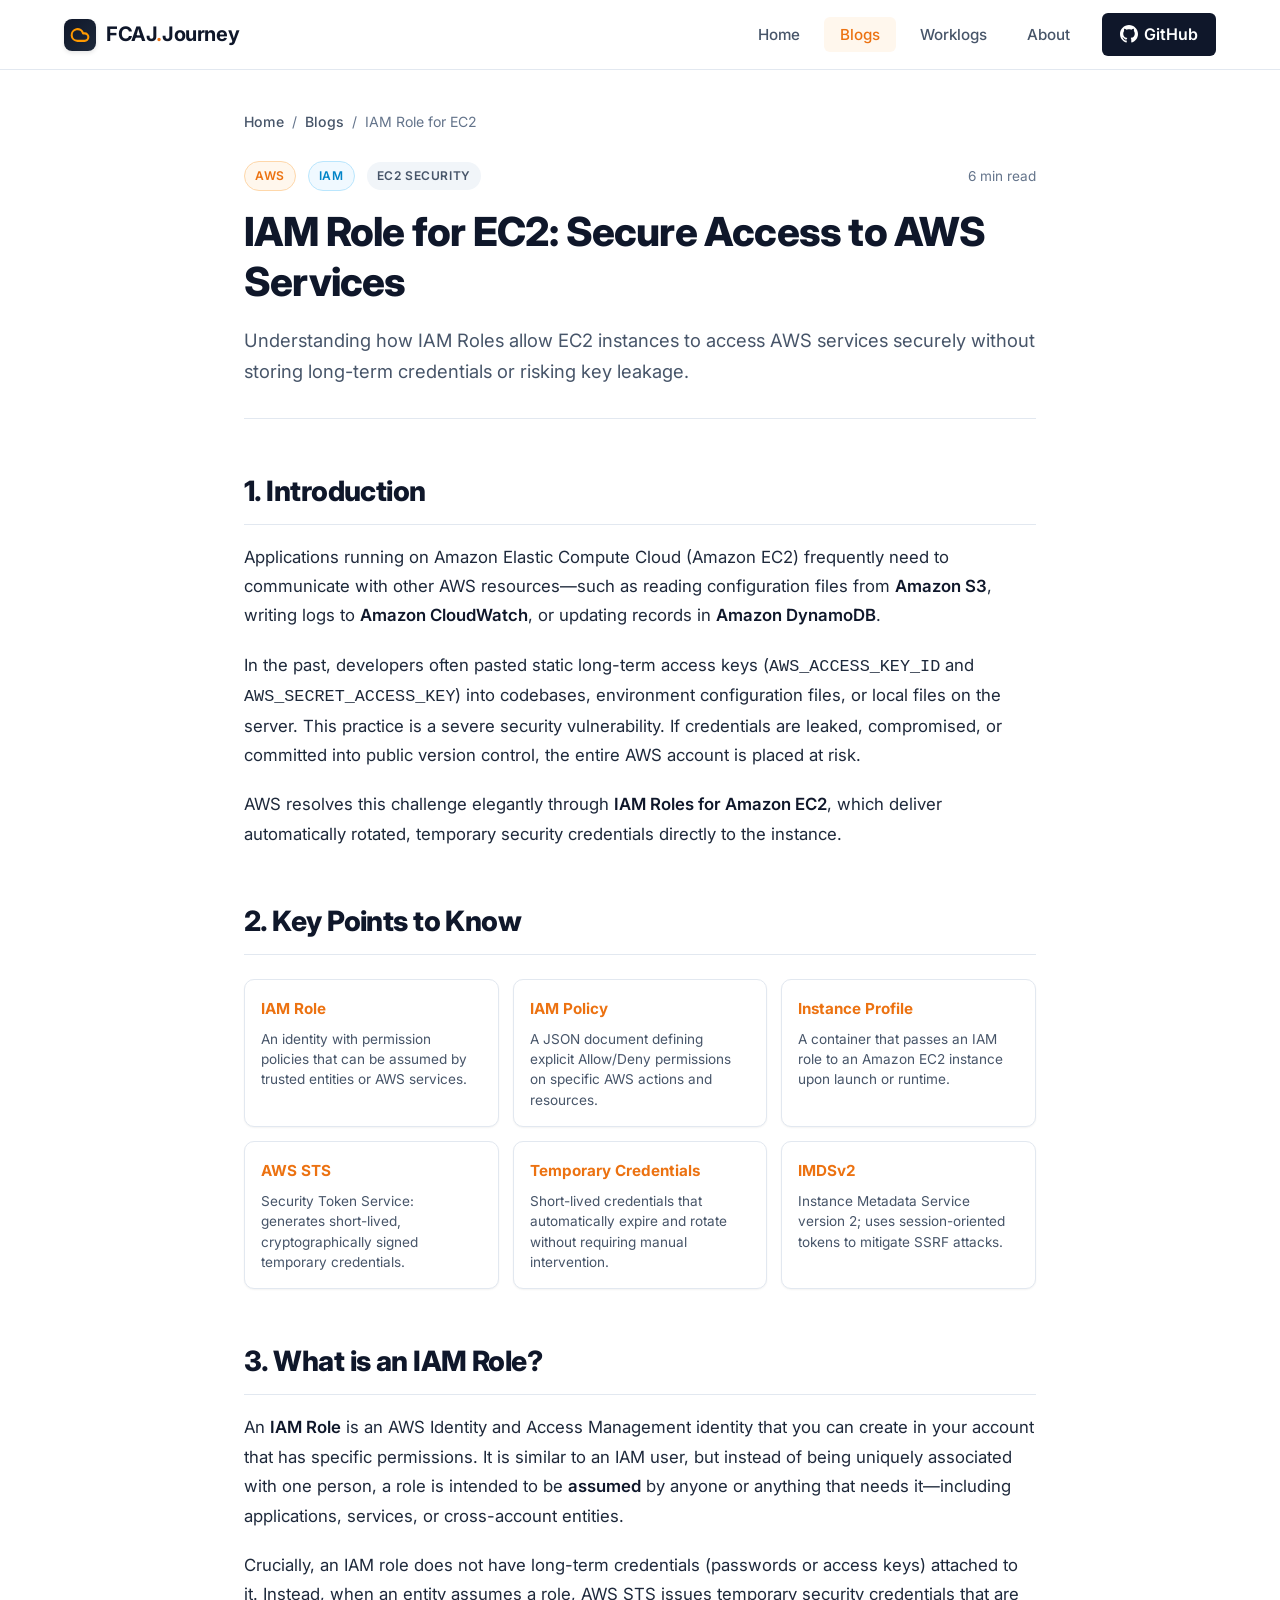
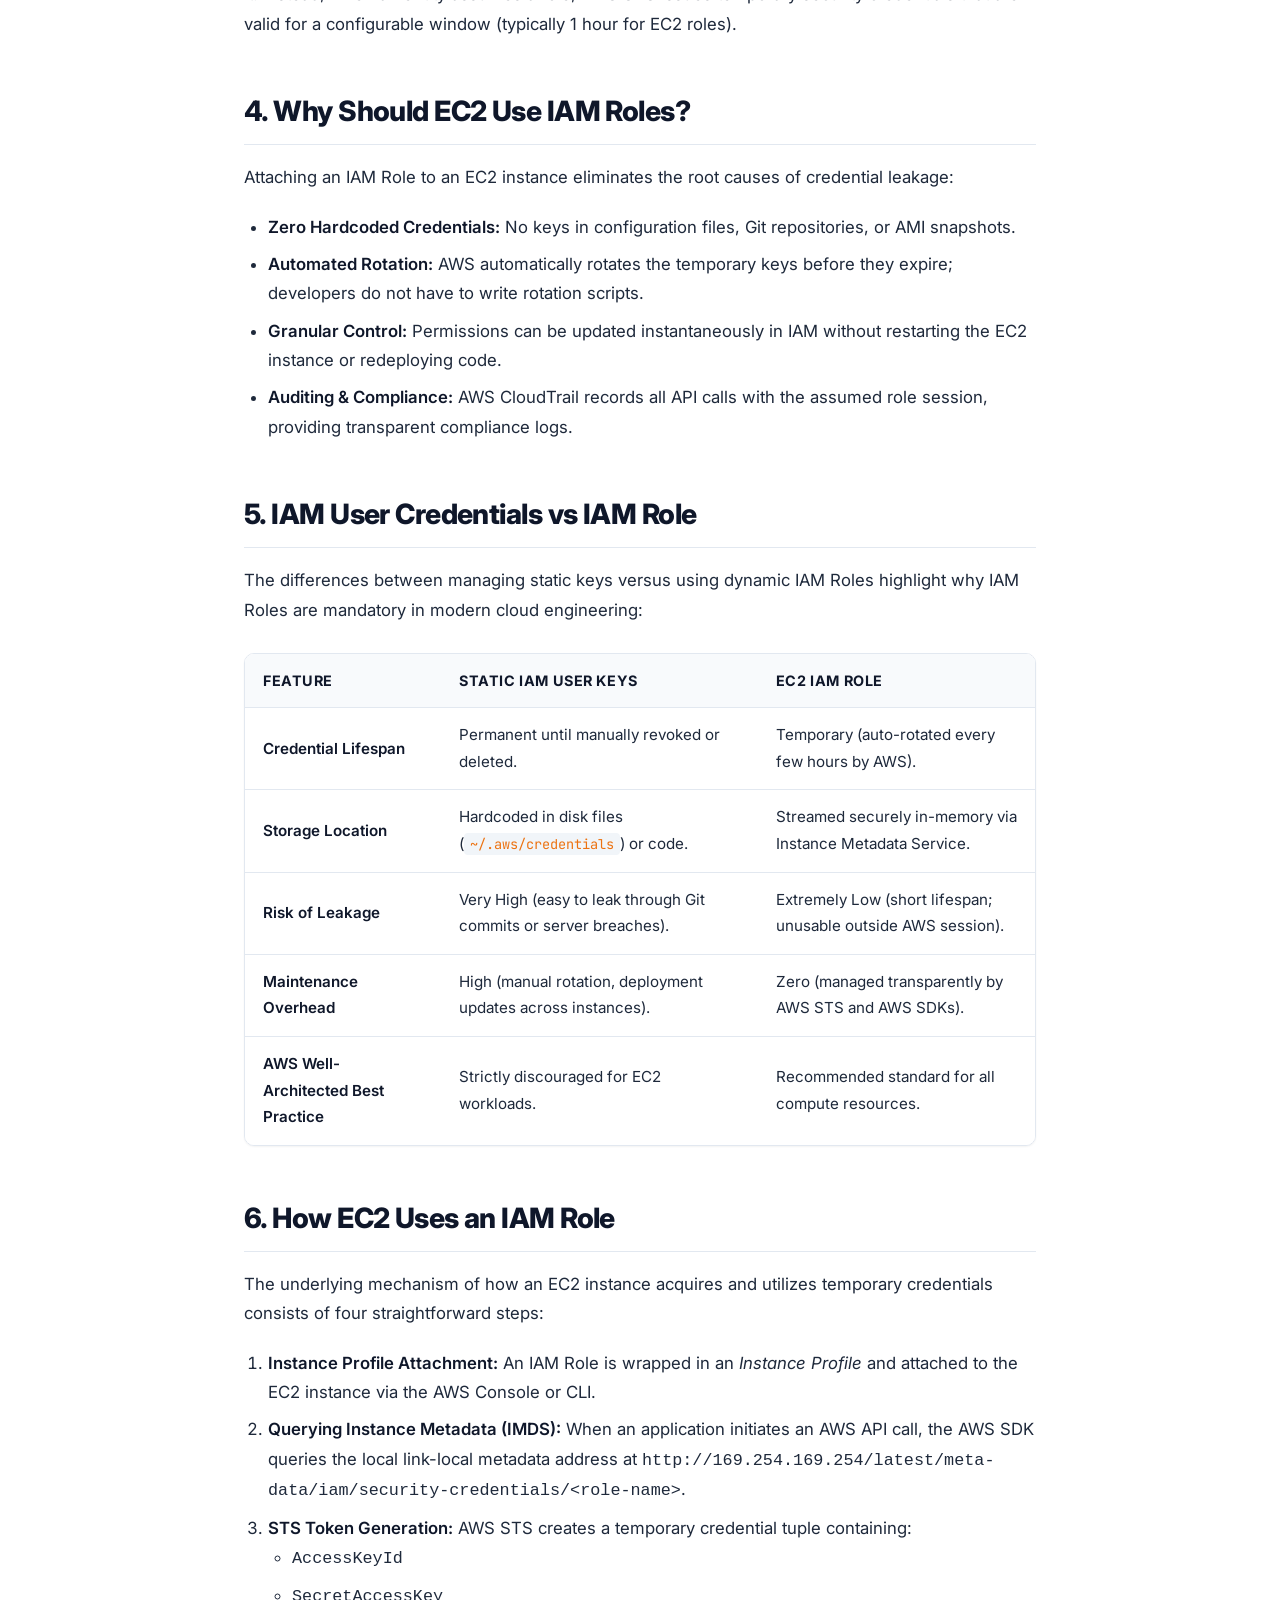
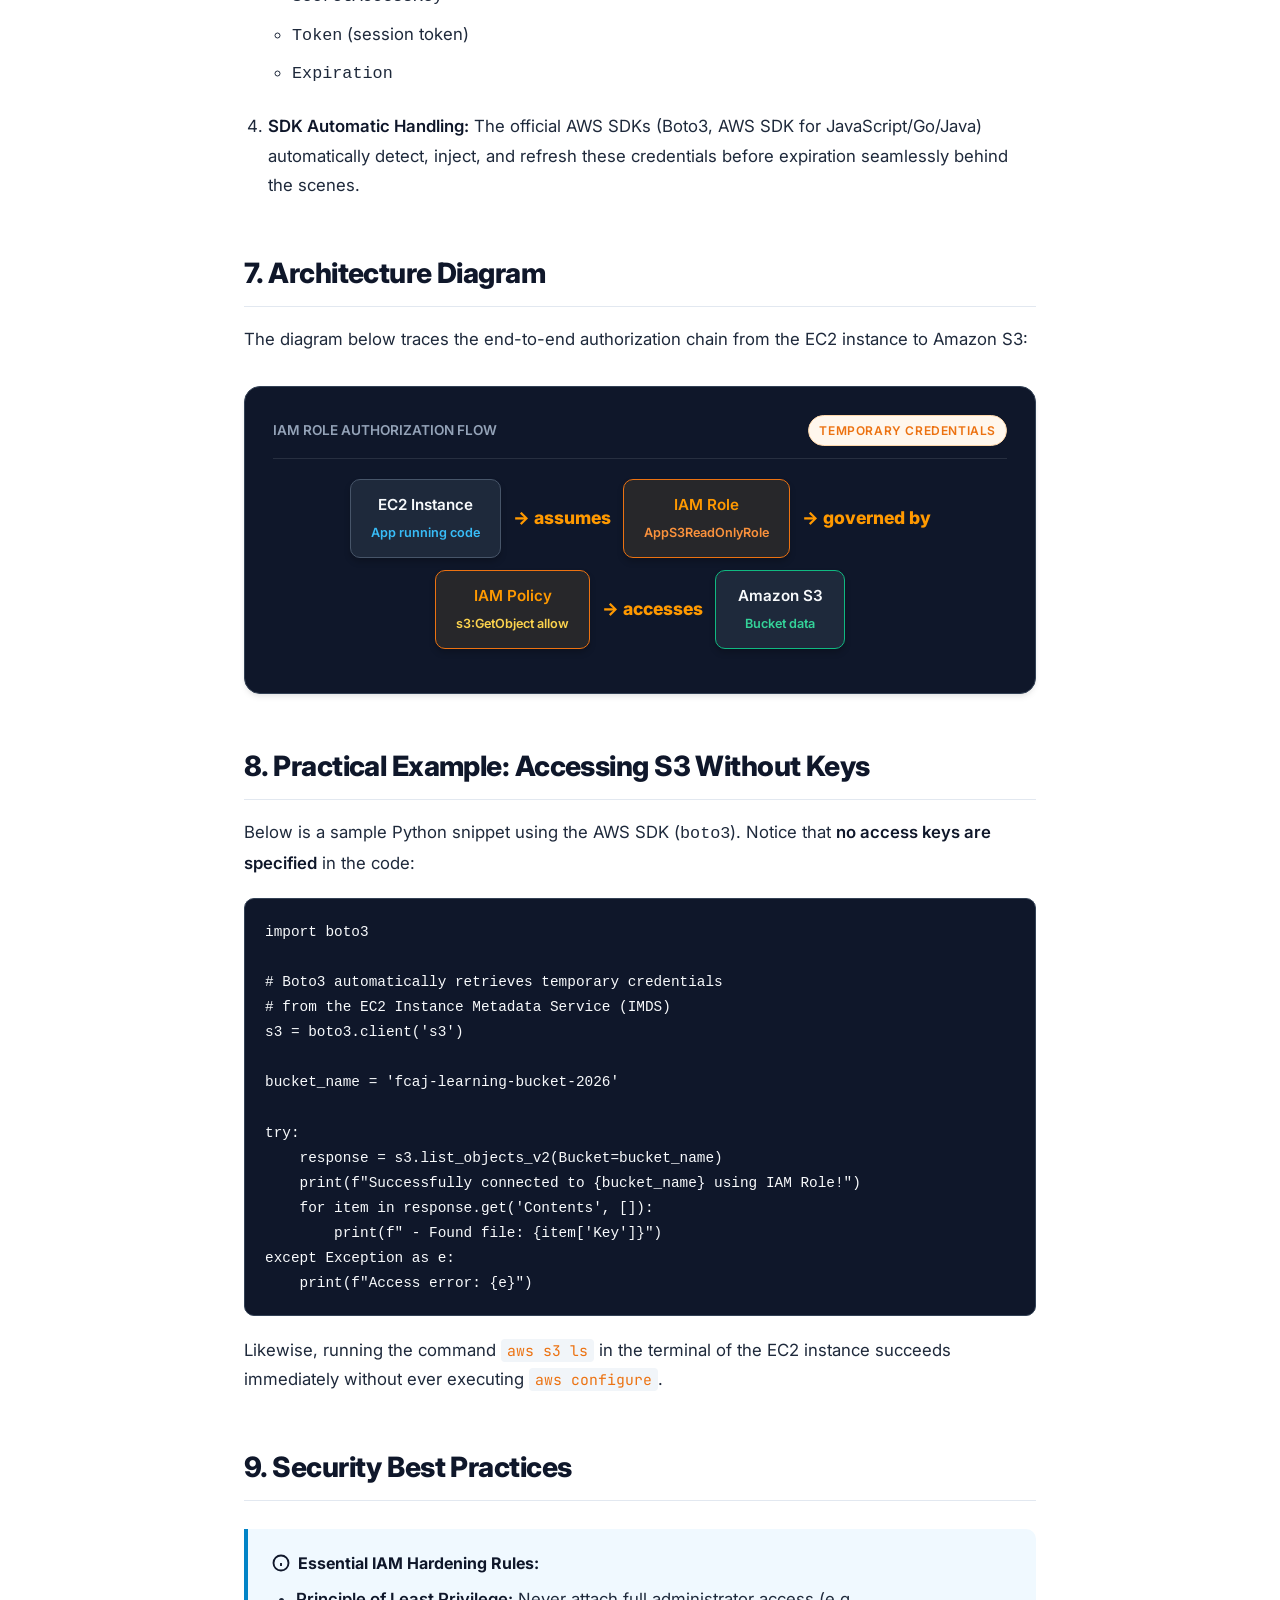
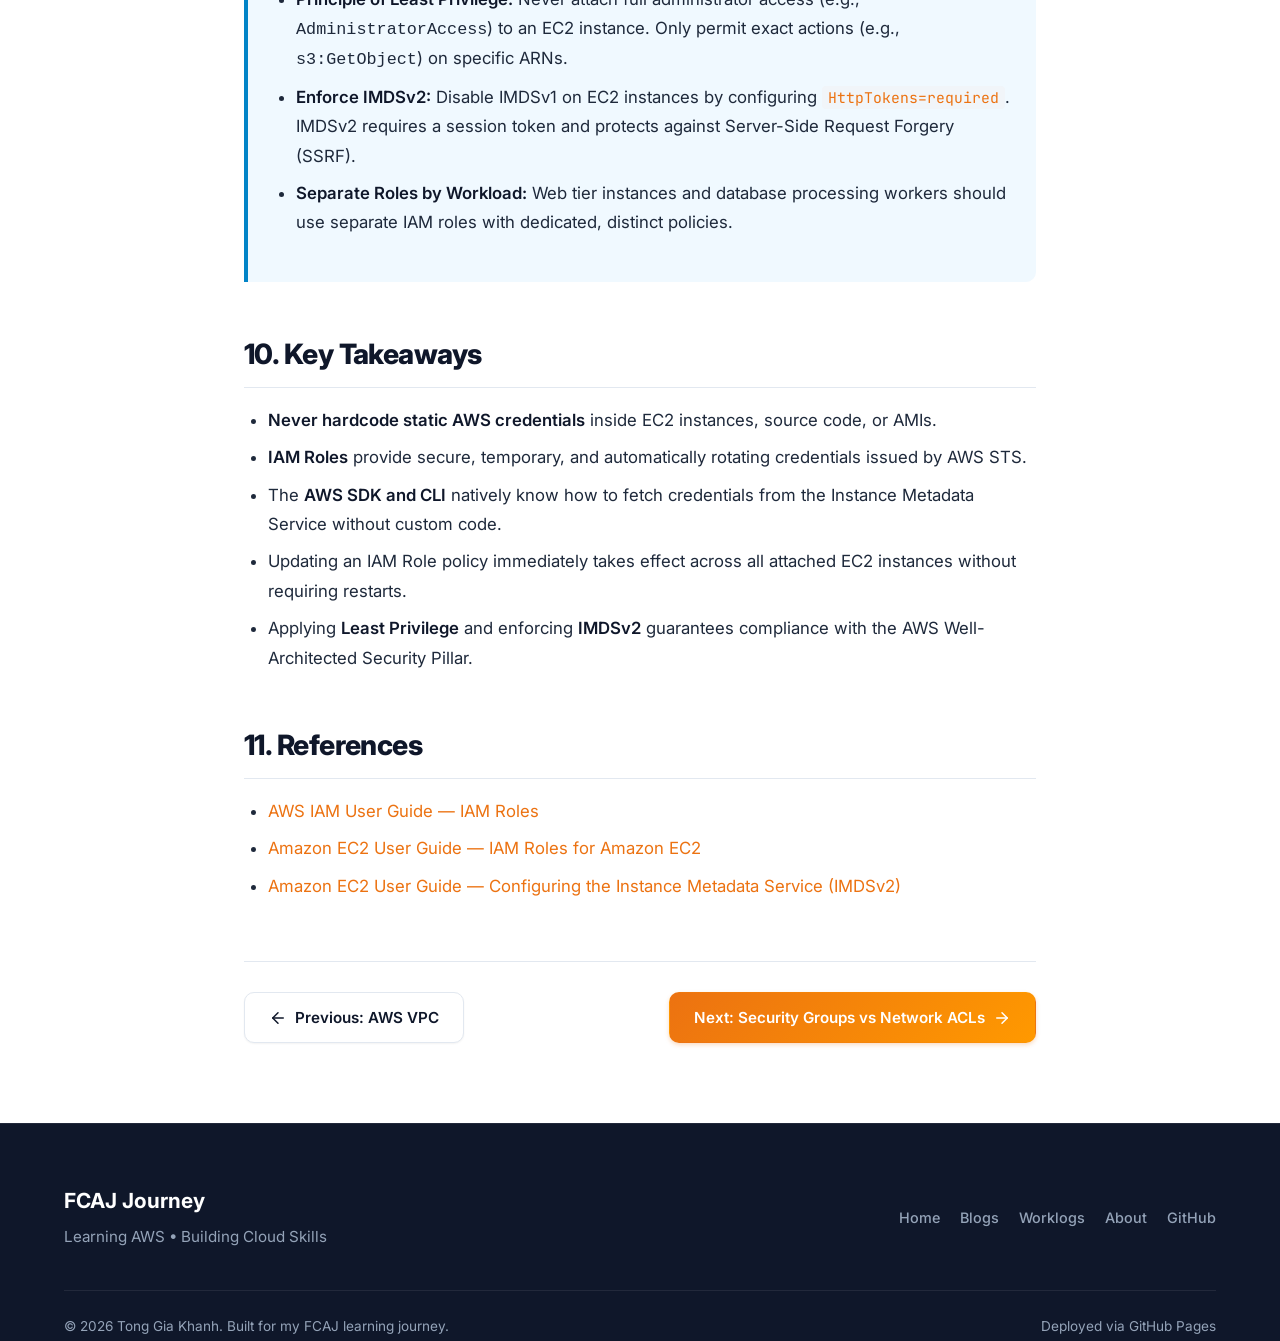
<file: docs/blog2.html>
<!DOCTYPE html>
<html lang="en">
<head>
  <meta charset="UTF-8">
  <meta name="viewport" content="width=device-width, initial-scale=1.0">
  <meta name="description" content="Technical guide on using AWS IAM Roles for Amazon EC2 to securely access AWS services like Amazon S3 without hardcoding static credentials.">
  <meta name="author" content="Tong Gia Khanh">
  <title>IAM Role for EC2: Secure Access to AWS Services | FCAJ</title>
  <link rel="stylesheet" href="style.css">
  <link rel="preconnect" href="https://fonts.googleapis.com">
  <link rel="preconnect" href="https://fonts.gstatic.com" crossorigin>
  <link href="https://fonts.googleapis.com/css2?family=Inter:wght@400;500;600;700;800&family=JetBrains+Mono:wght@400;500;600&display=swap" rel="stylesheet">
</head>
<body>

  <!-- Reading Progress Bar -->
  <div id="reading-progress" aria-hidden="true"></div>

  <!-- Accessibility Skip Link -->
  <a href="#article-body" class="skip-to-content">Skip to main content</a>

  <!-- Navigation Bar -->
  <header class="navbar" role="banner">
    <div class="nav-container">
      <a href="index.html" class="nav-logo" aria-label="FCAJ Journey Home">
        <div class="nav-logo-icon" aria-hidden="true">
          <svg width="20" height="20" viewBox="0 0 24 24" fill="none" stroke="currentColor" stroke-width="2.5" stroke-linecap="round" stroke-linejoin="round">
            <path d="M17.5 19H9a7 7 0 1 1 6.71-9h1.79a4.5 4.5 0 1 1 0 9Z"/>
          </svg>
        </div>
        <span>FCAJ<span class="accent">.</span>Journey</span>
      </a>

      <button class="mobile-toggle" aria-label="Toggle navigation menu" aria-expanded="false" aria-controls="primary-nav">
        <svg viewBox="0 0 24 24" fill="none" stroke="currentColor" stroke-width="2" stroke-linecap="round" stroke-linejoin="round">
          <line x1="3" y1="12" x2="21" y2="12"></line>
          <line x1="3" y1="6" x2="21" y2="6"></line>
          <line x1="3" y1="18" x2="21" y2="18"></line>
        </svg>
      </button>

      <nav id="primary-nav" aria-label="Primary navigation">
        <ul class="nav-links">
          <li><a href="index.html" class="nav-link">Home</a></li>
          <li><a href="index.html#blogs" class="nav-link active">Blogs</a></li>
          <li><a href="index.html#worklogs" class="nav-link">Worklogs</a></li>
          <li><a href="index.html#about" class="nav-link">About</a></li>
          <li>
            <a href="https://github.com/TKhanhJK/fcj-workshop-template" target="_blank" rel="noopener noreferrer" class="nav-cta">
              <svg width="18" height="18" viewBox="0 0 24 24" fill="currentColor">
                <path d="M12 0c-6.626 0-12 5.373-12 12 0 5.302 3.438 9.8 8.207 11.387.599.111.793-.261.793-.577v-2.234c-3.338.726-4.033-1.416-4.033-1.416-.546-1.387-1.333-1.756-1.333-1.756-1.089-.745.083-.729.083-.729 1.205.084 1.839 1.237 1.839 1.237 1.07 1.834 2.807 1.304 3.492.997.107-.775.418-1.305.762-1.604-2.665-.305-5.467-1.334-5.467-5.931 0-1.311.469-2.381 1.236-3.221-.124-.303-.535-1.524.117-3.176 0 0 1.008-.322 3.301 1.23.957-.266 1.983-.399 3.003-.404 1.02.005 2.047.138 3.006.404 2.291-1.552 3.297-1.23 3.297-1.23.653 1.653.242 2.874.118 3.176.77.84 1.235 1.911 1.235 3.221 0 4.609-2.807 5.624-5.479 5.921.43.372.823 1.102.823 2.222v3.293c0 .319.192.694.801.576 4.765-1.589 8.199-6.086 8.199-11.386 0-6.627-5.373-12-12-12z"/>
              </svg>
              <span>GitHub</span>
            </a>
          </li>
        </ul>
      </nav>
    </div>
  </header>

  <!-- Article Container -->
  <main class="article-page" id="article-body">
    <div class="article-container">

      <!-- Breadcrumbs -->
      <nav class="breadcrumb-nav" aria-label="Breadcrumb">
        <a href="index.html">Home</a>
        <span>/</span>
        <a href="index.html#blogs">Blogs</a>
        <span>/</span>
        <span aria-current="page">IAM Role for EC2</span>
      </nav>

      <!-- Article Header -->
      <header class="article-header">
        <div class="article-meta">
          <span class="badge badge-orange">AWS</span>
          <span class="badge badge-blue">IAM</span>
          <span class="badge badge-gray">EC2 Security</span>
          <span style="font-size: 0.85rem; color: var(--text-muted); margin-left: auto;">6 min read</span>
        </div>
        <h1 class="article-title">IAM Role for EC2: Secure Access to AWS Services</h1>
        <p class="article-summary">
          Understanding how IAM Roles allow EC2 instances to access AWS services securely without storing long-term credentials or risking key leakage.
        </p>
      </header>

      <!-- Article Content -->
      <article class="article-content">

        <!-- 1. Introduction -->
        <h2>1. Introduction</h2>
        <p>
          Applications running on Amazon Elastic Compute Cloud (Amazon EC2) frequently need to communicate with other AWS resources—such as reading configuration files from <strong>Amazon S3</strong>, writing logs to <strong>Amazon CloudWatch</strong>, or updating records in <strong>Amazon DynamoDB</strong>.
        </p>
        <p>
          In the past, developers often pasted static long-term access keys (<code>AWS_ACCESS_KEY_ID</code> and <code>AWS_SECRET_ACCESS_KEY</code>) into codebases, environment configuration files, or local files on the server. This practice is a severe security vulnerability. If credentials are leaked, compromised, or committed into public version control, the entire AWS account is placed at risk.
        </p>
        <p>
          AWS resolves this challenge elegantly through <strong>IAM Roles for Amazon EC2</strong>, which deliver automatically rotated, temporary security credentials directly to the instance.
        </p>

        <!-- 2. Key Points to Know -->
        <h2>2. Key Points to Know</h2>

        <div class="key-points-grid">
          <div class="key-point-item">
            <div class="key-point-name">IAM Role</div>
            <div class="key-point-desc">An identity with permission policies that can be assumed by trusted entities or AWS services.</div>
          </div>
          <div class="key-point-item">
            <div class="key-point-name">IAM Policy</div>
            <div class="key-point-desc">A JSON document defining explicit Allow/Deny permissions on specific AWS actions and resources.</div>
          </div>
          <div class="key-point-item">
            <div class="key-point-name">Instance Profile</div>
            <div class="key-point-desc">A container that passes an IAM role to an Amazon EC2 instance upon launch or runtime.</div>
          </div>
          <div class="key-point-item">
            <div class="key-point-name">AWS STS</div>
            <div class="key-point-desc">Security Token Service: generates short-lived, cryptographically signed temporary credentials.</div>
          </div>
          <div class="key-point-item">
            <div class="key-point-name">Temporary Credentials</div>
            <div class="key-point-desc">Short-lived credentials that automatically expire and rotate without requiring manual intervention.</div>
          </div>
          <div class="key-point-item">
            <div class="key-point-name">IMDSv2</div>
            <div class="key-point-desc">Instance Metadata Service version 2; uses session-oriented tokens to mitigate SSRF attacks.</div>
          </div>
        </div>

        <!-- 3. What is an IAM Role? -->
        <h2>3. What is an IAM Role?</h2>
        <p>
          An <strong>IAM Role</strong> is an AWS Identity and Access Management identity that you can create in your account that has specific permissions. It is similar to an IAM user, but instead of being uniquely associated with one person, a role is intended to be <strong>assumed</strong> by anyone or anything that needs it—including applications, services, or cross-account entities.
        </p>
        <p>
          Crucially, an IAM role does not have long-term credentials (passwords or access keys) attached to it. Instead, when an entity assumes a role, AWS STS issues temporary security credentials that are valid for a configurable window (typically 1 hour for EC2 roles).
        </p>

        <!-- 4. Why Should EC2 Use IAM Roles? -->
        <h2>4. Why Should EC2 Use IAM Roles?</h2>
        <p>
          Attaching an IAM Role to an EC2 instance eliminates the root causes of credential leakage:
        </p>
        <ul>
          <li><strong>Zero Hardcoded Credentials:</strong> No keys in configuration files, Git repositories, or AMI snapshots.</li>
          <li><strong>Automated Rotation:</strong> AWS automatically rotates the temporary keys before they expire; developers do not have to write rotation scripts.</li>
          <li><strong>Granular Control:</strong> Permissions can be updated instantaneously in IAM without restarting the EC2 instance or redeploying code.</li>
          <li><strong>Auditing & Compliance:</strong> AWS CloudTrail records all API calls with the assumed role session, providing transparent compliance logs.</li>
        </ul>

        <!-- 5. IAM User Credentials vs IAM Role -->
        <h2>5. IAM User Credentials vs IAM Role</h2>
        <p>The differences between managing static keys versus using dynamic IAM Roles highlight why IAM Roles are mandatory in modern cloud engineering:</p>

        <div class="table-wrapper">
          <table class="data-table">
            <thead>
              <tr>
                <th scope="col">Feature</th>
                <th scope="col">Static IAM User Keys</th>
                <th scope="col">EC2 IAM Role</th>
              </tr>
            </thead>
            <tbody>
              <tr>
                <td><strong>Credential Lifespan</strong></td>
                <td>Permanent until manually revoked or deleted.</td>
                <td>Temporary (auto-rotated every few hours by AWS).</td>
              </tr>
              <tr>
                <td><strong>Storage Location</strong></td>
                <td>Hardcoded in disk files (<code>~/.aws/credentials</code>) or code.</td>
                <td>Streamed securely in-memory via Instance Metadata Service.</td>
              </tr>
              <tr>
                <td><strong>Risk of Leakage</strong></td>
                <td>Very High (easy to leak through Git commits or server breaches).</td>
                <td>Extremely Low (short lifespan; unusable outside AWS session).</td>
              </tr>
              <tr>
                <td><strong>Maintenance Overhead</strong></td>
                <td>High (manual rotation, deployment updates across instances).</td>
                <td>Zero (managed transparently by AWS STS and AWS SDKs).</td>
              </tr>
              <tr>
                <td><strong>AWS Well-Architected Best Practice</strong></td>
                <td>Strictly discouraged for EC2 workloads.</td>
                <td>Recommended standard for all compute resources.</td>
              </tr>
            </tbody>
          </table>
        </div>

        <!-- 6. How EC2 Uses an IAM Role -->
        <h2>6. How EC2 Uses an IAM Role</h2>
        <p>
          The underlying mechanism of how an EC2 instance acquires and utilizes temporary credentials consists of four straightforward steps:
        </p>
        <ol>
          <li>
            <strong>Instance Profile Attachment:</strong> An IAM Role is wrapped in an <em>Instance Profile</em> and attached to the EC2 instance via the AWS Console or CLI.
          </li>
          <li>
            <strong>Querying Instance Metadata (IMDS):</strong> When an application initiates an AWS API call, the AWS SDK queries the local link-local metadata address at <code>http://169.254.169.254/latest/meta-data/iam/security-credentials/&lt;role-name&gt;</code>.
          </li>
          <li>
            <strong>STS Token Generation:</strong> AWS STS creates a temporary credential tuple containing:
            <ul>
              <li><code>AccessKeyId</code></li>
              <li><code>SecretAccessKey</code></li>
              <li><code>Token</code> (session token)</li>
              <li><code>Expiration</code></li>
            </ul>
          </li>
          <li>
            <strong>SDK Automatic Handling:</strong> The official AWS SDKs (Boto3, AWS SDK for JavaScript/Go/Java) automatically detect, inject, and refresh these credentials before expiration seamlessly behind the scenes.
          </li>
        </ol>

        <!-- 7. Architecture Diagram -->
        <h2>7. Architecture Diagram</h2>
        <p>The diagram below traces the end-to-end authorization chain from the EC2 instance to Amazon S3:</p>

        <div class="flow-diagram-container">
          <div class="flow-diagram-header">
            <span>IAM ROLE AUTHORIZATION FLOW</span>
            <span class="badge badge-orange">TEMPORARY CREDENTIALS</span>
          </div>
          <div class="flow-step-row">
            <div class="flow-box">EC2 Instance<br><small style="color:#38bdf8;">App running code</small></div>
            <div class="flow-arrow-icon">→ assumes</div>
            <div class="flow-box highlight">IAM Role<br><small style="color:#fb923c;">AppS3ReadOnlyRole</small></div>
            <div class="flow-arrow-icon">→ governed by</div>
            <div class="flow-box highlight">IAM Policy<br><small style="color:#fcd34d;">s3:GetObject allow</small></div>
            <div class="flow-arrow-icon">→ accesses</div>
            <div class="flow-box" style="border-color:#10b981;">Amazon S3<br><small style="color:#34d399;">Bucket data</small></div>
          </div>
        </div>

        <!-- 8. Practical Example -->
        <h2>8. Practical Example: Accessing S3 Without Keys</h2>
        <p>
          Below is a sample Python snippet using the AWS SDK (<code>boto3</code>). Notice that <strong>no access keys are specified</strong> in the code:
        </p>

        <pre class="code-block"><code>import boto3

# Boto3 automatically retrieves temporary credentials
# from the EC2 Instance Metadata Service (IMDS)
s3 = boto3.client('s3')

bucket_name = 'fcaj-learning-bucket-2026'

try:
    response = s3.list_objects_v2(Bucket=bucket_name)
    print(f"Successfully connected to {bucket_name} using IAM Role!")
    for item in response.get('Contents', []):
        print(f" - Found file: {item['Key']}")
except Exception as e:
    print(f"Access error: {e}")</code></pre>

        <p>
          Likewise, running the command <code class="inline-code">aws s3 ls</code> in the terminal of the EC2 instance succeeds immediately without ever executing <code class="inline-code">aws configure</code>.
        </p>

        <!-- 9. Security Best Practices -->
        <h2>9. Security Best Practices</h2>
        <div class="callout callout-blue">
          <div class="callout-title">
            <svg width="18" height="18" viewBox="0 0 24 24" fill="none" stroke="currentColor" stroke-width="2.5"><circle cx="12" cy="12" r="10"></circle><line x1="12" y1="16" x2="12" y2="12"></line><line x1="12" y1="8" x2="12.01" y2="8"></line></svg>
            Essential IAM Hardening Rules:
          </div>
          <ul>
            <li><strong>Principle of Least Privilege:</strong> Never attach full administrator access (e.g., <code>AdministratorAccess</code>) to an EC2 instance. Only permit exact actions (e.g., <code>s3:GetObject</code>) on specific ARNs.</li>
            <li><strong>Enforce IMDSv2:</strong> Disable IMDSv1 on EC2 instances by configuring <code class="inline-code">HttpTokens=required</code>. IMDSv2 requires a session token and protects against Server-Side Request Forgery (SSRF).</li>
            <li><strong>Separate Roles by Workload:</strong> Web tier instances and database processing workers should use separate IAM roles with dedicated, distinct policies.</li>
          </ul>
        </div>

        <!-- 10. Key Takeaways -->
        <h2>10. Key Takeaways</h2>
        <ul>
          <li><strong>Never hardcode static AWS credentials</strong> inside EC2 instances, source code, or AMIs.</li>
          <li><strong>IAM Roles</strong> provide secure, temporary, and automatically rotating credentials issued by AWS STS.</li>
          <li>The <strong>AWS SDK and CLI</strong> natively know how to fetch credentials from the Instance Metadata Service without custom code.</li>
          <li>Updating an IAM Role policy immediately takes effect across all attached EC2 instances without requiring restarts.</li>
          <li>Applying <strong>Least Privilege</strong> and enforcing <strong>IMDSv2</strong> guarantees compliance with the AWS Well-Architected Security Pillar.</li>
        </ul>

        <!-- 11. References -->
        <h2>11. References</h2>
        <ul>
          <li>
            <a href="https://docs.aws.amazon.com/IAM/latest/UserGuide/id_roles.html" target="_blank" rel="noopener noreferrer">AWS IAM User Guide — IAM Roles</a>
          </li>
          <li>
            <a href="https://docs.aws.amazon.com/AWSEC2/latest/UserGuide/iam-roles-for-amazon-ec2.html" target="_blank" rel="noopener noreferrer">Amazon EC2 User Guide — IAM Roles for Amazon EC2</a>
          </li>
          <li>
            <a href="https://docs.aws.amazon.com/AWSEC2/latest/UserGuide/configuring-instance-metadata-service.html" target="_blank" rel="noopener noreferrer">Amazon EC2 User Guide — Configuring the Instance Metadata Service (IMDSv2)</a>
          </li>
        </ul>

      </article>

      <!-- Article Footer Navigation -->
      <footer class="article-footer-nav">
        <a href="blog1.html" class="btn btn-secondary">
          <svg width="18" height="18" viewBox="0 0 24 24" fill="none" stroke="currentColor" stroke-width="2" stroke-linecap="round" stroke-linejoin="round">
            <line x1="19" y1="12" x2="5" y2="12"></line>
            <polyline points="12 19 5 12 12 5"></polyline>
          </svg>
          <span>Previous: AWS VPC</span>
        </a>
        <a href="blog3.html" class="btn btn-primary">
          <span>Next: Security Groups vs Network ACLs</span>
          <svg width="18" height="18" viewBox="0 0 24 24" fill="none" stroke="currentColor" stroke-width="2" stroke-linecap="round" stroke-linejoin="round">
            <line x1="5" y1="12" x2="19" y2="12"></line>
            <polyline points="12 5 19 12 12 19"></polyline>
          </svg>
        </a>
      </footer>

    </div>
  </main>

  <!-- Footer -->
  <footer class="footer" role="contentinfo">
    <div class="container">
      <div class="footer-content">
        <div class="footer-brand">
          <h3>FCAJ Journey</h3>
          <p>Learning AWS • Building Cloud Skills</p>
        </div>
        <ul class="footer-links">
          <li><a href="index.html">Home</a></li>
          <li><a href="index.html#blogs">Blogs</a></li>
          <li><a href="index.html#worklogs">Worklogs</a></li>
          <li><a href="index.html#about">About</a></li>
          <li><a href="https://github.com/TKhanhJK/fcj-workshop-template" target="_blank" rel="noopener noreferrer">GitHub</a></li>
        </ul>
      </div>
      <div class="footer-bottom">
        <p>&copy; 2026 Tong Gia Khanh. Built for my FCAJ learning journey.</p>
        <p style="color:var(--text-light-muted);">Deployed via GitHub Pages</p>
      </div>
    </div>
  </footer>

  <script src="script.js"></script>
</body>
</html>
</file>
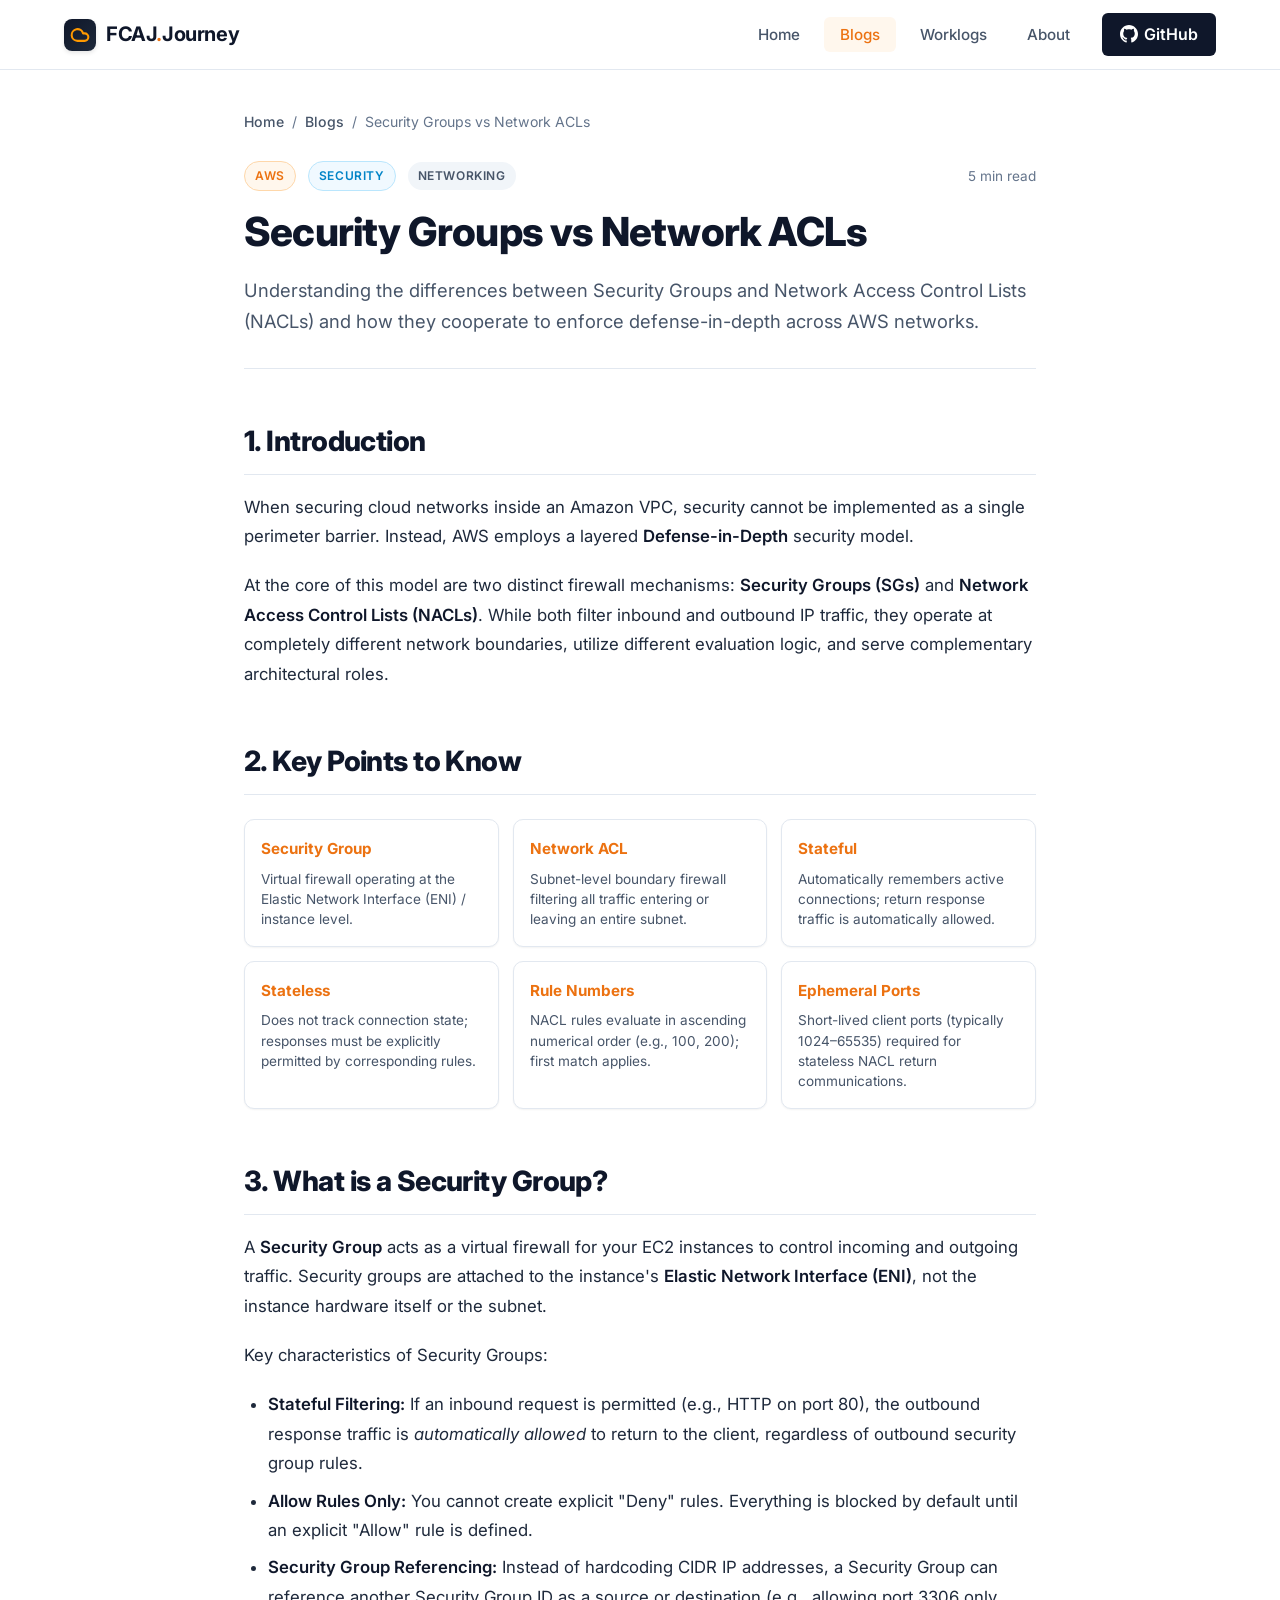
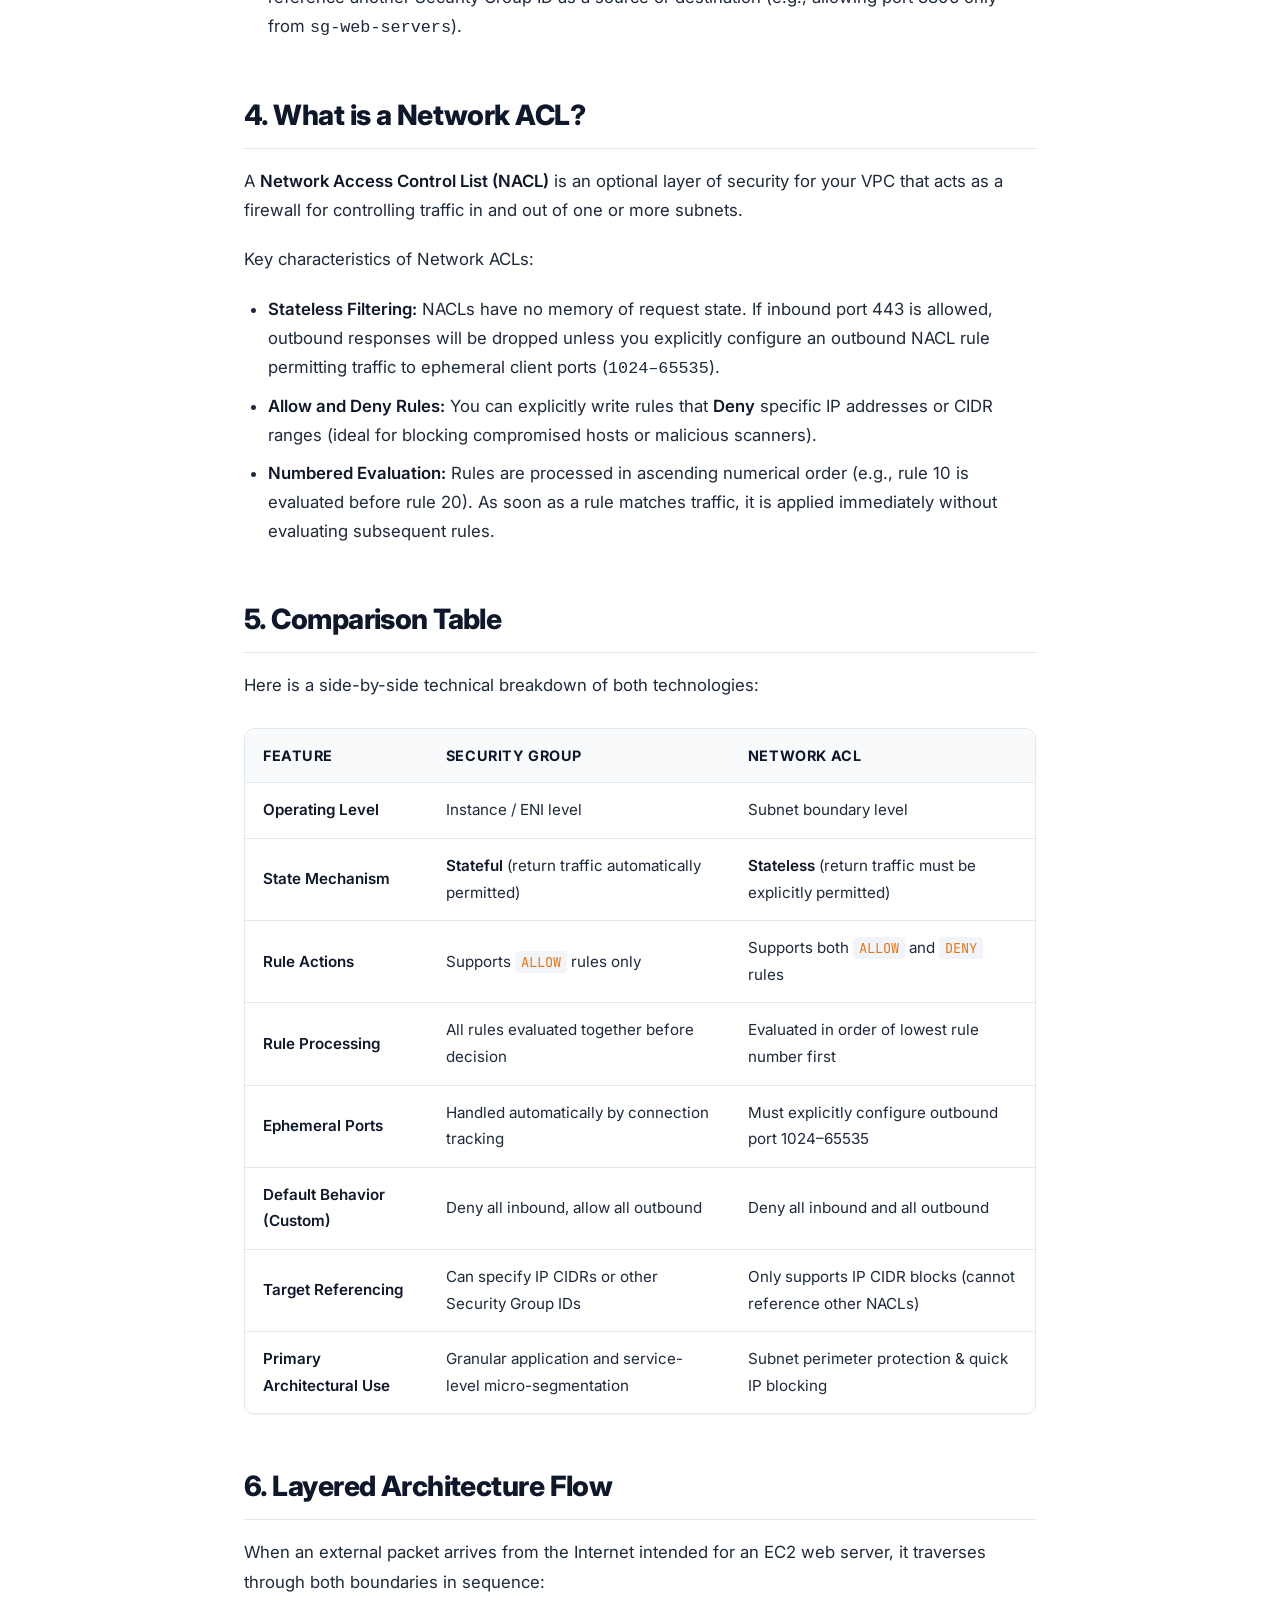
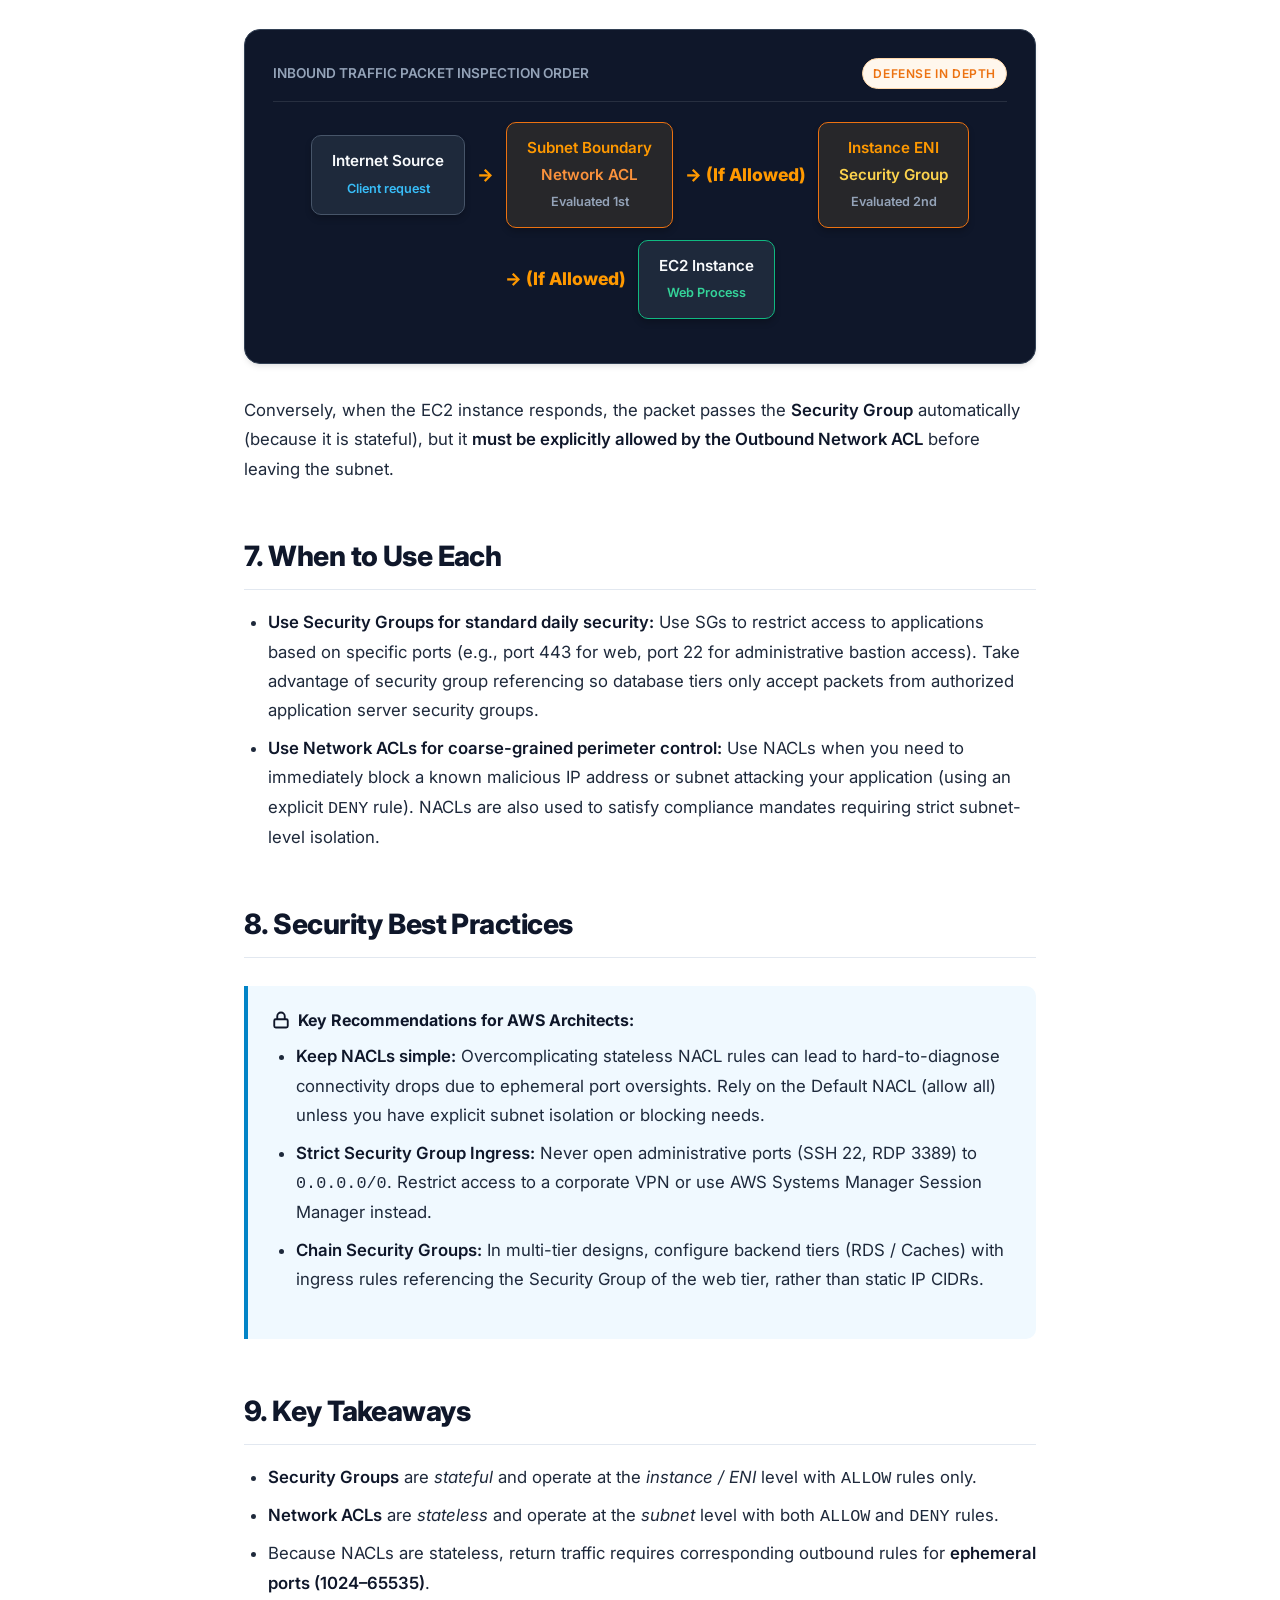
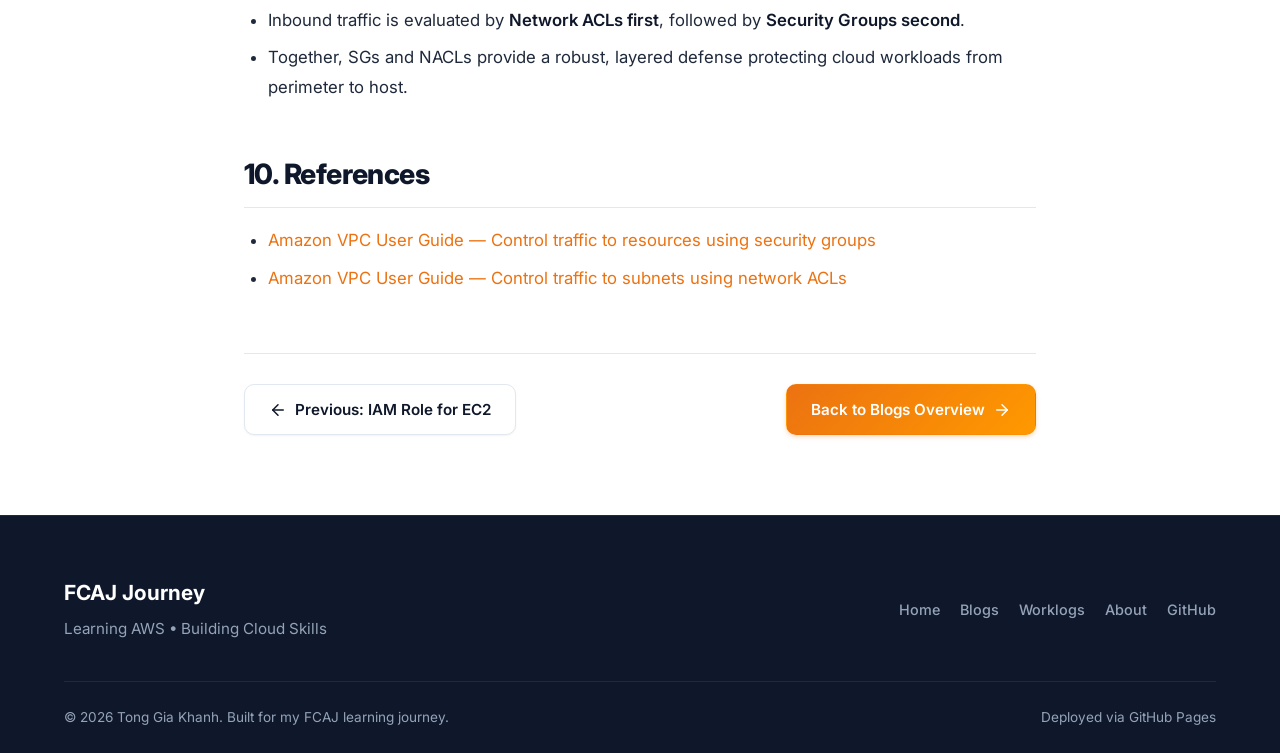
<file: docs/blog3.html>
<!DOCTYPE html>
<html lang="en">
<head>
  <meta charset="UTF-8">
  <meta name="viewport" content="width=device-width, initial-scale=1.0">
  <meta name="description" content="Technical comparison between AWS Security Groups and Network Access Control Lists (NACLs), explaining stateful vs stateless traffic filtering and defense-in-depth.">
  <meta name="author" content="Tong Gia Khanh">
  <title>Security Groups vs Network ACLs | FCAJ</title>
  <link rel="stylesheet" href="style.css">
  <link rel="preconnect" href="https://fonts.googleapis.com">
  <link rel="preconnect" href="https://fonts.gstatic.com" crossorigin>
  <link href="https://fonts.googleapis.com/css2?family=Inter:wght@400;500;600;700;800&family=JetBrains+Mono:wght@400;500;600&display=swap" rel="stylesheet">
</head>
<body>

  <!-- Reading Progress Bar -->
  <div id="reading-progress" aria-hidden="true"></div>

  <!-- Accessibility Skip Link -->
  <a href="#article-body" class="skip-to-content">Skip to main content</a>

  <!-- Navigation Bar -->
  <header class="navbar" role="banner">
    <div class="nav-container">
      <a href="index.html" class="nav-logo" aria-label="FCAJ Journey Home">
        <div class="nav-logo-icon" aria-hidden="true">
          <svg width="20" height="20" viewBox="0 0 24 24" fill="none" stroke="currentColor" stroke-width="2.5" stroke-linecap="round" stroke-linejoin="round">
            <path d="M17.5 19H9a7 7 0 1 1 6.71-9h1.79a4.5 4.5 0 1 1 0 9Z"/>
          </svg>
        </div>
        <span>FCAJ<span class="accent">.</span>Journey</span>
      </a>

      <button class="mobile-toggle" aria-label="Toggle navigation menu" aria-expanded="false" aria-controls="primary-nav">
        <svg viewBox="0 0 24 24" fill="none" stroke="currentColor" stroke-width="2" stroke-linecap="round" stroke-linejoin="round">
          <line x1="3" y1="12" x2="21" y2="12"></line>
          <line x1="3" y1="6" x2="21" y2="6"></line>
          <line x1="3" y1="18" x2="21" y2="18"></line>
        </svg>
      </button>

      <nav id="primary-nav" aria-label="Primary navigation">
        <ul class="nav-links">
          <li><a href="index.html" class="nav-link">Home</a></li>
          <li><a href="index.html#blogs" class="nav-link active">Blogs</a></li>
          <li><a href="index.html#worklogs" class="nav-link">Worklogs</a></li>
          <li><a href="index.html#about" class="nav-link">About</a></li>
          <li>
            <a href="https://github.com/TKhanhJK/fcj-workshop-template" target="_blank" rel="noopener noreferrer" class="nav-cta">
              <svg width="18" height="18" viewBox="0 0 24 24" fill="currentColor">
                <path d="M12 0c-6.626 0-12 5.373-12 12 0 5.302 3.438 9.8 8.207 11.387.599.111.793-.261.793-.577v-2.234c-3.338.726-4.033-1.416-4.033-1.416-.546-1.387-1.333-1.756-1.333-1.756-1.089-.745.083-.729.083-.729 1.205.084 1.839 1.237 1.839 1.237 1.07 1.834 2.807 1.304 3.492.997.107-.775.418-1.305.762-1.604-2.665-.305-5.467-1.334-5.467-5.931 0-1.311.469-2.381 1.236-3.221-.124-.303-.535-1.524.117-3.176 0 0 1.008-.322 3.301 1.23.957-.266 1.983-.399 3.003-.404 1.02.005 2.047.138 3.006.404 2.291-1.552 3.297-1.23 3.297-1.23.653 1.653.242 2.874.118 3.176.77.84 1.235 1.911 1.235 3.221 0 4.609-2.807 5.624-5.479 5.921.43.372.823 1.102.823 2.222v3.293c0 .319.192.694.801.576 4.765-1.589 8.199-6.086 8.199-11.386 0-6.627-5.373-12-12-12z"/>
              </svg>
              <span>GitHub</span>
            </a>
          </li>
        </ul>
      </nav>
    </div>
  </header>

  <!-- Article Container -->
  <main class="article-page" id="article-body">
    <div class="article-container">

      <!-- Breadcrumbs -->
      <nav class="breadcrumb-nav" aria-label="Breadcrumb">
        <a href="index.html">Home</a>
        <span>/</span>
        <a href="index.html#blogs">Blogs</a>
        <span>/</span>
        <span aria-current="page">Security Groups vs Network ACLs</span>
      </nav>

      <!-- Article Header -->
      <header class="article-header">
        <div class="article-meta">
          <span class="badge badge-orange">AWS</span>
          <span class="badge badge-blue">Security</span>
          <span class="badge badge-gray">Networking</span>
          <span style="font-size: 0.85rem; color: var(--text-muted); margin-left: auto;">5 min read</span>
        </div>
        <h1 class="article-title">Security Groups vs Network ACLs</h1>
        <p class="article-summary">
          Understanding the differences between Security Groups and Network Access Control Lists (NACLs) and how they cooperate to enforce defense-in-depth across AWS networks.
        </p>
      </header>

      <!-- Article Content -->
      <article class="article-content">

        <!-- 1. Introduction -->
        <h2>1. Introduction</h2>
        <p>
          When securing cloud networks inside an Amazon VPC, security cannot be implemented as a single perimeter barrier. Instead, AWS employs a layered <strong>Defense-in-Depth</strong> security model.
        </p>
        <p>
          At the core of this model are two distinct firewall mechanisms: <strong>Security Groups (SGs)</strong> and <strong>Network Access Control Lists (NACLs)</strong>. While both filter inbound and outbound IP traffic, they operate at completely different network boundaries, utilize different evaluation logic, and serve complementary architectural roles.
        </p>

        <!-- 2. Key Points to Know -->
        <h2>2. Key Points to Know</h2>

        <div class="key-points-grid">
          <div class="key-point-item">
            <div class="key-point-name">Security Group</div>
            <div class="key-point-desc">Virtual firewall operating at the Elastic Network Interface (ENI) / instance level.</div>
          </div>
          <div class="key-point-item">
            <div class="key-point-name">Network ACL</div>
            <div class="key-point-desc">Subnet-level boundary firewall filtering all traffic entering or leaving an entire subnet.</div>
          </div>
          <div class="key-point-item">
            <div class="key-point-name">Stateful</div>
            <div class="key-point-desc">Automatically remembers active connections; return response traffic is automatically allowed.</div>
          </div>
          <div class="key-point-item">
            <div class="key-point-name">Stateless</div>
            <div class="key-point-desc">Does not track connection state; responses must be explicitly permitted by corresponding rules.</div>
          </div>
          <div class="key-point-item">
            <div class="key-point-name">Rule Numbers</div>
            <div class="key-point-desc">NACL rules evaluate in ascending numerical order (e.g., 100, 200); first match applies.</div>
          </div>
          <div class="key-point-item">
            <div class="key-point-name">Ephemeral Ports</div>
            <div class="key-point-desc">Short-lived client ports (typically 1024–65535) required for stateless NACL return communications.</div>
          </div>
        </div>

        <!-- 3. What is a Security Group? -->
        <h2>3. What is a Security Group?</h2>
        <p>
          A <strong>Security Group</strong> acts as a virtual firewall for your EC2 instances to control incoming and outgoing traffic. Security groups are attached to the instance's <strong>Elastic Network Interface (ENI)</strong>, not the instance hardware itself or the subnet.
        </p>
        <p>
          Key characteristics of Security Groups:
        </p>
        <ul>
          <li><strong>Stateful Filtering:</strong> If an inbound request is permitted (e.g., HTTP on port 80), the outbound response traffic is <em>automatically allowed</em> to return to the client, regardless of outbound security group rules.</li>
          <li><strong>Allow Rules Only:</strong> You cannot create explicit "Deny" rules. Everything is blocked by default until an explicit "Allow" rule is defined.</li>
          <li><strong>Security Group Referencing:</strong> Instead of hardcoding CIDR IP addresses, a Security Group can reference another Security Group ID as a source or destination (e.g., allowing port 3306 only from <code>sg-web-servers</code>).</li>
        </ul>

        <!-- 4. What is a Network ACL? -->
        <h2>4. What is a Network ACL?</h2>
        <p>
          A <strong>Network Access Control List (NACL)</strong> is an optional layer of security for your VPC that acts as a firewall for controlling traffic in and out of one or more subnets.
        </p>
        <p>
          Key characteristics of Network ACLs:
        </p>
        <ul>
          <li><strong>Stateless Filtering:</strong> NACLs have no memory of request state. If inbound port 443 is allowed, outbound responses will be dropped unless you explicitly configure an outbound NACL rule permitting traffic to ephemeral client ports (<code>1024–65535</code>).</li>
          <li><strong>Allow and Deny Rules:</strong> You can explicitly write rules that <strong>Deny</strong> specific IP addresses or CIDR ranges (ideal for blocking compromised hosts or malicious scanners).</li>
          <li><strong>Numbered Evaluation:</strong> Rules are processed in ascending numerical order (e.g., rule 10 is evaluated before rule 20). As soon as a rule matches traffic, it is applied immediately without evaluating subsequent rules.</li>
        </ul>

        <!-- 5. Comparison Table -->
        <h2>5. Comparison Table</h2>
        <p>Here is a side-by-side technical breakdown of both technologies:</p>

        <div class="table-wrapper">
          <table class="data-table">
            <thead>
              <tr>
                <th scope="col">Feature</th>
                <th scope="col">Security Group</th>
                <th scope="col">Network ACL</th>
              </tr>
            </thead>
            <tbody>
              <tr>
                <td><strong>Operating Level</strong></td>
                <td>Instance / ENI level</td>
                <td>Subnet boundary level</td>
              </tr>
              <tr>
                <td><strong>State Mechanism</strong></td>
                <td><strong>Stateful</strong> (return traffic automatically permitted)</td>
                <td><strong>Stateless</strong> (return traffic must be explicitly permitted)</td>
              </tr>
              <tr>
                <td><strong>Rule Actions</strong></td>
                <td>Supports <code>ALLOW</code> rules only</td>
                <td>Supports both <code>ALLOW</code> and <code>DENY</code> rules</td>
              </tr>
              <tr>
                <td><strong>Rule Processing</strong></td>
                <td>All rules evaluated together before decision</td>
                <td>Evaluated in order of lowest rule number first</td>
              </tr>
              <tr>
                <td><strong>Ephemeral Ports</strong></td>
                <td>Handled automatically by connection tracking</td>
                <td>Must explicitly configure outbound port 1024–65535</td>
              </tr>
              <tr>
                <td><strong>Default Behavior (Custom)</strong></td>
                <td>Deny all inbound, allow all outbound</td>
                <td>Deny all inbound and all outbound</td>
              </tr>
              <tr>
                <td><strong>Target Referencing</strong></td>
                <td>Can specify IP CIDRs or other Security Group IDs</td>
                <td>Only supports IP CIDR blocks (cannot reference other NACLs)</td>
              </tr>
              <tr>
                <td><strong>Primary Architectural Use</strong></td>
                <td>Granular application and service-level micro-segmentation</td>
                <td>Subnet perimeter protection & quick IP blocking</td>
              </tr>
            </tbody>
          </table>
        </div>

        <!-- 6. Layered Architecture Flow -->
        <h2>6. Layered Architecture Flow</h2>
        <p>
          When an external packet arrives from the Internet intended for an EC2 web server, it traverses through both boundaries in sequence:
        </p>

        <div class="flow-diagram-container">
          <div class="flow-diagram-header">
            <span>INBOUND TRAFFIC PACKET INSPECTION ORDER</span>
            <span class="badge badge-orange">DEFENSE IN DEPTH</span>
          </div>
          <div class="flow-step-row">
            <div class="flow-box">Internet Source<br><small style="color:#38bdf8;">Client request</small></div>
            <div class="flow-arrow-icon">→</div>
            <div class="flow-box highlight">Subnet Boundary<br><strong style="color:#fb923c;">Network ACL</strong><br><small style="color:#94a3b8;">Evaluated 1st</small></div>
            <div class="flow-arrow-icon">→ (If Allowed)</div>
            <div class="flow-box highlight">Instance ENI<br><strong style="color:#fcd34d;">Security Group</strong><br><small style="color:#94a3b8;">Evaluated 2nd</small></div>
            <div class="flow-arrow-icon">→ (If Allowed)</div>
            <div class="flow-box" style="border-color:#10b981;">EC2 Instance<br><small style="color:#34d399;">Web Process</small></div>
          </div>
        </div>

        <p>
          Conversely, when the EC2 instance responds, the packet passes the <strong>Security Group</strong> automatically (because it is stateful), but it <strong>must be explicitly allowed by the Outbound Network ACL</strong> before leaving the subnet.
        </p>

        <!-- 7. When to Use Each -->
        <h2>7. When to Use Each</h2>
        <ul>
          <li>
            <strong>Use Security Groups for standard daily security:</strong>
            Use SGs to restrict access to applications based on specific ports (e.g., port 443 for web, port 22 for administrative bastion access). Take advantage of security group referencing so database tiers only accept packets from authorized application server security groups.
          </li>
          <li>
            <strong>Use Network ACLs for coarse-grained perimeter control:</strong>
            Use NACLs when you need to immediately block a known malicious IP address or subnet attacking your application (using an explicit <code>DENY</code> rule). NACLs are also used to satisfy compliance mandates requiring strict subnet-level isolation.
          </li>
        </ul>

        <!-- 8. Security Best Practices -->
        <h2>8. Security Best Practices</h2>
        <div class="callout callout-blue">
          <div class="callout-title">
            <svg width="18" height="18" viewBox="0 0 24 24" fill="none" stroke="currentColor" stroke-width="2.5"><rect x="3" y="11" width="18" height="11" rx="2" ry="2"></rect><path d="M7 11V7a5 5 0 0 1 10 0v4"></path></svg>
            Key Recommendations for AWS Architects:
          </div>
          <ul>
            <li><strong>Keep NACLs simple:</strong> Overcomplicating stateless NACL rules can lead to hard-to-diagnose connectivity drops due to ephemeral port oversights. Rely on the Default NACL (allow all) unless you have explicit subnet isolation or blocking needs.</li>
            <li><strong>Strict Security Group Ingress:</strong> Never open administrative ports (SSH 22, RDP 3389) to <code>0.0.0.0/0</code>. Restrict access to a corporate VPN or use AWS Systems Manager Session Manager instead.</li>
            <li><strong>Chain Security Groups:</strong> In multi-tier designs, configure backend tiers (RDS / Caches) with ingress rules referencing the Security Group of the web tier, rather than static IP CIDRs.</li>
          </ul>
        </div>

        <!-- 9. Key Takeaways -->
        <h2>9. Key Takeaways</h2>
        <ul>
          <li><strong>Security Groups</strong> are <em>stateful</em> and operate at the <em>instance / ENI</em> level with <code>ALLOW</code> rules only.</li>
          <li><strong>Network ACLs</strong> are <em>stateless</em> and operate at the <em>subnet</em> level with both <code>ALLOW</code> and <code>DENY</code> rules.</li>
          <li>Because NACLs are stateless, return traffic requires corresponding outbound rules for <strong>ephemeral ports (1024–65535)</strong>.</li>
          <li>Inbound traffic is evaluated by <strong>Network ACLs first</strong>, followed by <strong>Security Groups second</strong>.</li>
          <li>Together, SGs and NACLs provide a robust, layered defense protecting cloud workloads from perimeter to host.</li>
        </ul>

        <!-- 10. References -->
        <h2>10. References</h2>
        <ul>
          <li>
            <a href="https://docs.aws.amazon.com/vpc/latest/userguide/VPC_SecurityGroups.html" target="_blank" rel="noopener noreferrer">Amazon VPC User Guide — Control traffic to resources using security groups</a>
          </li>
          <li>
            <a href="https://docs.aws.amazon.com/vpc/latest/userguide/vpc-network-acls.html" target="_blank" rel="noopener noreferrer">Amazon VPC User Guide — Control traffic to subnets using network ACLs</a>
          </li>
        </ul>

      </article>

      <!-- Article Footer Navigation -->
      <footer class="article-footer-nav">
        <a href="blog2.html" class="btn btn-secondary">
          <svg width="18" height="18" viewBox="0 0 24 24" fill="none" stroke="currentColor" stroke-width="2" stroke-linecap="round" stroke-linejoin="round">
            <line x1="19" y1="12" x2="5" y2="12"></line>
            <polyline points="12 19 5 12 12 5"></polyline>
          </svg>
          <span>Previous: IAM Role for EC2</span>
        </a>
        <a href="index.html#blogs" class="btn btn-primary">
          <span>Back to Blogs Overview</span>
          <svg width="18" height="18" viewBox="0 0 24 24" fill="none" stroke="currentColor" stroke-width="2" stroke-linecap="round" stroke-linejoin="round">
            <line x1="5" y1="12" x2="19" y2="12"></line>
            <polyline points="12 5 19 12 12 19"></polyline>
          </svg>
        </a>
      </footer>

    </div>
  </main>

  <!-- Footer -->
  <footer class="footer" role="contentinfo">
    <div class="container">
      <div class="footer-content">
        <div class="footer-brand">
          <h3>FCAJ Journey</h3>
          <p>Learning AWS • Building Cloud Skills</p>
        </div>
        <ul class="footer-links">
          <li><a href="index.html">Home</a></li>
          <li><a href="index.html#blogs">Blogs</a></li>
          <li><a href="index.html#worklogs">Worklogs</a></li>
          <li><a href="index.html#about">About</a></li>
          <li><a href="https://github.com/TKhanhJK/fcj-workshop-template" target="_blank" rel="noopener noreferrer">GitHub</a></li>
        </ul>
      </div>
      <div class="footer-bottom">
        <p>&copy; 2026 Tong Gia Khanh. Built for my FCAJ learning journey.</p>
        <p style="color:var(--text-light-muted);">Deployed via GitHub Pages</p>
      </div>
    </div>
  </footer>

  <script src="script.js"></script>
</body>
</html>
</file>
<file: docs/style.css>
/* ==========================================================================
   FCAJ Journey - Personal AWS Learning Website Stylesheet
   Modern, Clean, Accessible, Cloud-Inspired UI
   ========================================================================== */

:root {
  /* Color Palette */
  --bg-primary: #ffffff;
  --bg-secondary: #f8fafc;
  --bg-tertiary: #f1f5f9;
  --bg-dark: #0f172a;
  --bg-dark-surface: #1e293b;
  --bg-dark-card: #334155;

  --text-primary: #0f172a;
  --text-secondary: #475569;
  --text-muted: #64748b;
  --text-light: #f8fafc;
  --text-light-muted: #94a3b8;

  --accent-primary: #ec7211;
  --accent-hover: #ff9900;
  --accent-light: #fff7ed;
  --accent-border: #fed7aa;
  --accent-blue: #0284c7;
  --accent-blue-light: #f0f9ff;
  --accent-green: #10b981;
  --accent-green-light: #ecfdf5;

  --border-light: #e2e8f0;
  --border-subtle: #f1f5f9;
  --border-dark: #334155;

  /* Typography */
  --font-sans: 'Inter', -apple-system, BlinkMacSystemFont, 'Segoe UI', Roboto, Helvetica, Arial, sans-serif;
  --font-mono: 'JetBrains Mono', 'Fira Code', 'Cascadia Code', Menlo, Consolas, monospace;

  /* Shadows */
  --shadow-sm: 0 1px 2px 0 rgba(0, 0, 0, 0.05);
  --shadow-md: 0 4px 6px -1px rgba(0, 0, 0, 0.08), 0 2px 4px -1px rgba(0, 0, 0, 0.04);
  --shadow-lg: 0 10px 15px -3px rgba(0, 0, 0, 0.08), 0 4px 6px -2px rgba(0, 0, 0, 0.04);
  --shadow-xl: 0 20px 25px -5px rgba(0, 0, 0, 0.1), 0 10px 10px -5px rgba(0, 0, 0, 0.04);

  /* Radius & Transitions */
  --radius-sm: 6px;
  --radius-md: 10px;
  --radius-lg: 16px;
  --radius-full: 9999px;
  --transition-fast: 0.15s ease;
  --transition-normal: 0.25s ease;

  /* Layout */
  --max-width: 1200px;
  --article-width: 840px;
  --nav-height: 70px;
}

/* --------------------------------------------------------------------------
   Reset & Base Styles
   -------------------------------------------------------------------------- */
*, *::before, *::after {
  box-sizing: border-box;
  margin: 0;
  padding: 0;
}

html {
  font-size: 16px;
  scroll-behavior: smooth;
  scroll-padding-top: calc(var(--nav-height) + 20px);
}

body {
  font-family: var(--font-sans);
  background-color: var(--bg-primary);
  color: var(--text-primary);
  line-height: 1.65;
  -webkit-font-smoothing: antialiased;
  -moz-osx-font-smoothing: grayscale;
  display: flex;
  flex-direction: column;
  min-height: 100vh;
}

img, svg {
  display: block;
  max-width: 100%;
}

a {
  color: var(--accent-primary);
  text-decoration: none;
  transition: color var(--transition-fast);
}

a:hover {
  color: var(--accent-hover);
}

/* --------------------------------------------------------------------------
   Accessibility Focus States
   -------------------------------------------------------------------------- */
:focus-visible {
  outline: 2px solid var(--accent-primary);
  outline-offset: 3px;
}

.skip-to-content {
  position: absolute;
  top: -100px;
  left: 20px;
  background: var(--accent-primary);
  color: #fff;
  padding: 8px 16px;
  border-radius: var(--radius-sm);
  z-index: 1000;
  font-weight: 600;
  transition: top var(--transition-fast);
}

.skip-to-content:focus {
  top: 15px;
}

/* --------------------------------------------------------------------------
   Reading Progress Bar
   -------------------------------------------------------------------------- */
#reading-progress {
  position: fixed;
  top: 0;
  left: 0;
  height: 3px;
  background: linear-gradient(90deg, var(--accent-primary), var(--accent-hover));
  width: 0%;
  z-index: 9999;
  transition: width 0.1s ease-out;
}

/* --------------------------------------------------------------------------
   Navigation Bar
   -------------------------------------------------------------------------- */
.navbar {
  position: sticky;
  top: 0;
  height: var(--nav-height);
  background-color: rgba(255, 255, 255, 0.95);
  backdrop-filter: blur(8px);
  -webkit-backdrop-filter: blur(8px);
  border-bottom: 1px solid var(--border-light);
  z-index: 100;
  transition: box-shadow var(--transition-normal);
}

.navbar.scrolled {
  box-shadow: var(--shadow-sm);
}

.nav-container {
  max-width: var(--max-width);
  height: 100%;
  margin: 0 auto;
  padding: 0 24px;
  display: flex;
  align-items: center;
  justify-content: space-between;
}

.nav-logo {
  display: flex;
  align-items: center;
  gap: 10px;
  font-size: 1.25rem;
  font-weight: 700;
  color: var(--text-primary);
  letter-spacing: -0.02em;
}

.nav-logo-icon {
  width: 32px;
  height: 32px;
  background: linear-gradient(135deg, var(--bg-dark), #1e293b);
  border-radius: 8px;
  display: flex;
  align-items: center;
  justify-content: center;
  color: var(--accent-hover);
  box-shadow: 0 2px 4px rgba(0, 0, 0, 0.1);
}

.nav-logo span.accent {
  color: var(--accent-primary);
}

.nav-links {
  display: flex;
  align-items: center;
  list-style: none;
  gap: 8px;
}

.nav-link {
  font-size: 0.95rem;
  font-weight: 500;
  color: var(--text-secondary);
  padding: 8px 16px;
  border-radius: var(--radius-sm);
  transition: all var(--transition-fast);
}

.nav-link:hover, .nav-link.active {
  color: var(--accent-primary);
  background-color: var(--accent-light);
}

.nav-cta {
  background-color: var(--bg-dark);
  color: #fff !important;
  font-weight: 600;
  padding: 8px 18px;
  border-radius: var(--radius-sm);
  display: inline-flex;
  align-items: center;
  gap: 6px;
  margin-left: 8px;
  transition: all var(--transition-fast);
}

.nav-cta:hover {
  background-color: var(--accent-primary);
  color: #fff !important;
  transform: translateY(-1px);
}

/* Mobile Nav Toggle */
.mobile-toggle {
  display: none;
  background: none;
  border: none;
  cursor: pointer;
  padding: 8px;
  color: var(--text-primary);
}

.mobile-toggle svg {
  width: 24px;
  height: 24px;
}

/* --------------------------------------------------------------------------
   Buttons & Badges
   -------------------------------------------------------------------------- */
.btn {
  display: inline-flex;
  align-items: center;
  justify-content: center;
  gap: 8px;
  font-size: 0.95rem;
  font-weight: 600;
  padding: 12px 24px;
  border-radius: var(--radius-md);
  border: 1px solid transparent;
  cursor: pointer;
  transition: all var(--transition-fast);
  text-decoration: none;
}

.btn-primary {
  background: linear-gradient(135deg, var(--accent-primary), var(--accent-hover));
  color: #ffffff;
  box-shadow: 0 2px 4px rgba(236, 114, 17, 0.25);
}

.btn-primary:hover {
  color: #ffffff;
  transform: translateY(-2px);
  box-shadow: 0 6px 12px rgba(236, 114, 17, 0.3);
}

.btn-secondary {
  background-color: #ffffff;
  color: var(--text-primary);
  border-color: var(--border-light);
  box-shadow: var(--shadow-sm);
}

.btn-secondary:hover {
  background-color: var(--bg-secondary);
  border-color: #cbd5e1;
  color: var(--text-primary);
  transform: translateY(-2px);
}

.badge {
  display: inline-flex;
  align-items: center;
  gap: 4px;
  font-size: 0.75rem;
  font-weight: 600;
  text-transform: uppercase;
  letter-spacing: 0.05em;
  padding: 4px 10px;
  border-radius: var(--radius-full);
}

.badge-orange {
  background-color: var(--accent-light);
  color: var(--accent-primary);
  border: 1px solid var(--accent-border);
}

.badge-blue {
  background-color: var(--accent-blue-light);
  color: var(--accent-blue);
  border: 1px solid #bae6fd;
}

.badge-gray {
  background-color: var(--bg-tertiary);
  color: var(--text-secondary);
}

/* --------------------------------------------------------------------------
   Hero Section
   -------------------------------------------------------------------------- */
.hero {
  padding: 70px 0 60px;
  background: radial-gradient(circle at 85% 20%, rgba(254, 215, 170, 0.2) 0%, transparent 50%),
              radial-gradient(circle at 10% 90%, rgba(226, 232, 240, 0.4) 0%, transparent 60%);
  border-bottom: 1px solid var(--border-light);
}

.hero-container {
  max-width: var(--max-width);
  margin: 0 auto;
  padding: 0 24px;
  display: grid;
  grid-template-columns: 1.15fr 0.85fr;
  align-items: center;
  gap: 48px;
}

.hero-label {
  display: inline-flex;
  align-items: center;
  gap: 8px;
  padding: 6px 14px;
  background-color: var(--accent-light);
  border: 1px solid var(--accent-border);
  border-radius: var(--radius-full);
  font-size: 0.8rem;
  font-weight: 700;
  color: var(--accent-primary);
  letter-spacing: 0.08em;
  margin-bottom: 20px;
}

.hero-title {
  font-size: 3rem;
  font-weight: 800;
  line-height: 1.15;
  color: var(--text-primary);
  letter-spacing: -0.03em;
  margin-bottom: 20px;
}

.hero-description {
  font-size: 1.15rem;
  color: var(--text-secondary);
  line-height: 1.7;
  margin-bottom: 32px;
  max-width: 580px;
}

.hero-actions {
  display: flex;
  flex-wrap: wrap;
  gap: 16px;
}

/* Hero Cloud Architecture Graphic (Pure CSS/SVG) */
.hero-visual {
  display: flex;
  justify-content: center;
  align-items: center;
}

.cloud-card {
  width: 100%;
  max-width: 440px;
  background: linear-gradient(145deg, #1e293b, #0f172a);
  border: 1px solid rgba(255, 255, 255, 0.1);
  border-radius: var(--radius-lg);
  padding: 28px;
  box-shadow: var(--shadow-xl);
  color: #fff;
  position: relative;
  overflow: hidden;
}

.cloud-card::before {
  content: '';
  position: absolute;
  top: -50px;
  right: -50px;
  width: 140px;
  height: 140px;
  background: radial-gradient(circle, rgba(236, 114, 17, 0.3) 0%, transparent 70%);
  pointer-events: none;
}

.card-header-status {
  display: flex;
  align-items: center;
  justify-content: space-between;
  margin-bottom: 24px;
  padding-bottom: 14px;
  border-bottom: 1px solid rgba(255, 255, 255, 0.08);
}

.status-dot {
  display: flex;
  align-items: center;
  gap: 8px;
  font-size: 0.8rem;
  font-weight: 600;
  color: #38bdf8;
}

.status-dot::before {
  content: '';
  width: 8px;
  height: 8px;
  border-radius: 50%;
  background-color: #38bdf8;
  box-shadow: 0 0 8px #38bdf8;
}

.arch-mini-diagram {
  display: flex;
  flex-direction: column;
  gap: 14px;
}

.arch-node {
  background: rgba(255, 255, 255, 0.04);
  border: 1px solid rgba(255, 255, 255, 0.08);
  border-radius: var(--radius-md);
  padding: 12px 16px;
  display: flex;
  align-items: center;
  justify-content: space-between;
  font-size: 0.9rem;
}

.arch-node-title {
  display: flex;
  align-items: center;
  gap: 10px;
  font-weight: 600;
}

.arch-node-badge {
  font-size: 0.7rem;
  padding: 2px 8px;
  border-radius: 4px;
  background: rgba(236, 114, 17, 0.2);
  color: var(--accent-hover);
  font-weight: 700;
}

.arch-arrow {
  display: flex;
  justify-content: center;
  color: var(--text-light-muted);
  font-size: 0.8rem;
}

/* --------------------------------------------------------------------------
   Sections General
   -------------------------------------------------------------------------- */
.section {
  padding: 80px 0;
}

.section-alt {
  background-color: var(--bg-secondary);
}

.container {
  max-width: var(--max-width);
  margin: 0 auto;
  padding: 0 24px;
}

.section-header {
  text-align: center;
  max-width: 640px;
  margin: 0 auto 50px;
}

.section-title {
  font-size: 2.2rem;
  font-weight: 800;
  color: var(--text-primary);
  letter-spacing: -0.02em;
  margin-bottom: 12px;
}

.section-subtitle {
  font-size: 1.05rem;
  color: var(--text-secondary);
  line-height: 1.6;
}

/* --------------------------------------------------------------------------
   About FCAJ Section (3 Pillars)
   -------------------------------------------------------------------------- */
.about-grid {
  display: grid;
  grid-template-columns: repeat(3, 1fr);
  gap: 28px;
  margin-top: 40px;
}

.feature-card {
  background: #ffffff;
  border: 1px solid var(--border-light);
  border-radius: var(--radius-lg);
  padding: 32px 28px;
  transition: all var(--transition-normal);
  box-shadow: var(--shadow-sm);
  display: flex;
  flex-direction: column;
}

.feature-card:hover {
  transform: translateY(-4px);
  box-shadow: var(--shadow-lg);
  border-color: var(--accent-border);
}

.feature-icon-wrapper {
  width: 52px;
  height: 52px;
  border-radius: var(--radius-md);
  background-color: var(--accent-light);
  color: var(--accent-primary);
  display: flex;
  align-items: center;
  justify-content: center;
  margin-bottom: 20px;
}

.feature-icon-wrapper svg {
  width: 26px;
  height: 26px;
}

.feature-title {
  font-size: 1.25rem;
  font-weight: 700;
  margin-bottom: 12px;
  color: var(--text-primary);
}

.feature-desc {
  font-size: 0.95rem;
  color: var(--text-secondary);
  line-height: 1.6;
}

/* --------------------------------------------------------------------------
   Blog Cards Grid
   -------------------------------------------------------------------------- */
.blog-grid {
  display: grid;
  grid-template-columns: repeat(3, 1fr);
  gap: 28px;
}

.blog-card {
  background-color: #ffffff;
  border: 1px solid var(--border-light);
  border-radius: var(--radius-lg);
  padding: 30px;
  display: flex;
  flex-direction: column;
  transition: all var(--transition-normal);
  box-shadow: var(--shadow-sm);
  position: relative;
}

.blog-card:hover {
  transform: translateY(-5px);
  box-shadow: var(--shadow-xl);
  border-color: #cbd5e1;
}

.blog-card-meta {
  display: flex;
  align-items: center;
  gap: 8px;
  margin-bottom: 16px;
  flex-wrap: wrap;
}

.blog-card-title {
  font-size: 1.25rem;
  font-weight: 700;
  line-height: 1.4;
  margin-bottom: 14px;
  color: var(--text-primary);
}

.blog-card-title a {
  color: var(--text-primary);
}

.blog-card-title a:hover {
  color: var(--accent-primary);
}

.blog-card-desc {
  font-size: 0.95rem;
  color: var(--text-secondary);
  line-height: 1.6;
  margin-bottom: 24px;
  flex-grow: 1;
}

.blog-card-action {
  margin-top: auto;
  padding-top: 18px;
  border-top: 1px solid var(--border-subtle);
  display: flex;
  align-items: center;
  justify-content: space-between;
}

.read-more-link {
  font-size: 0.9rem;
  font-weight: 600;
  color: var(--accent-primary);
  display: inline-flex;
  align-items: center;
  gap: 6px;
  transition: gap var(--transition-fast);
}

.read-more-link:hover {
  color: var(--accent-hover);
  gap: 10px;
}

/* --------------------------------------------------------------------------
   Worklogs Section
   -------------------------------------------------------------------------- */
.worklogs-grid {
  display: grid;
  grid-template-columns: repeat(3, 1fr);
  gap: 20px;
  margin-bottom: 30px;
}

.worklog-card {
  background-color: #ffffff;
  border: 1px solid var(--border-light);
  border-radius: var(--radius-md);
  padding: 22px;
  display: flex;
  align-items: flex-start;
  gap: 16px;
  transition: all var(--transition-fast);
  box-shadow: var(--shadow-sm);
}

.worklog-card:hover {
  border-color: var(--accent-border);
  box-shadow: var(--shadow-md);
  transform: translateY(-2px);
}

.worklog-badge-week {
  min-width: 48px;
  height: 48px;
  border-radius: 10px;
  background-color: var(--bg-tertiary);
  color: var(--text-primary);
  font-weight: 800;
  font-size: 0.85rem;
  display: flex;
  flex-direction: column;
  align-items: center;
  justify-content: center;
  line-height: 1.1;
  border: 1px solid var(--border-light);
}

.worklog-badge-week span {
  font-size: 0.65rem;
  font-weight: 600;
  color: var(--text-muted);
}

.worklog-content h4 {
  font-size: 1.05rem;
  font-weight: 700;
  color: var(--text-primary);
  margin-bottom: 4px;
}

.worklog-content p {
  font-size: 0.85rem;
  color: var(--text-secondary);
}

.worklogs-note {
  text-align: center;
  font-size: 0.9rem;
  color: var(--text-muted);
  font-style: italic;
  display: flex;
  align-items: center;
  justify-content: center;
  gap: 8px;
}

/* --------------------------------------------------------------------------
   About Student Section
   -------------------------------------------------------------------------- */
.about-box {
  background: #ffffff;
  border: 1px solid var(--border-light);
  border-radius: var(--radius-lg);
  padding: 40px;
  display: grid;
  grid-template-columns: 1.2fr 0.8fr;
  gap: 40px;
  align-items: center;
  box-shadow: var(--shadow-md);
}

.about-text h3 {
  font-size: 1.6rem;
  font-weight: 800;
  margin-bottom: 16px;
  color: var(--text-primary);
}

.about-text p {
  font-size: 1.05rem;
  color: var(--text-secondary);
  line-height: 1.7;
  margin-bottom: 24px;
}

.focus-list {
  list-style: none;
  display: flex;
  flex-direction: column;
  gap: 10px;
  margin-bottom: 28px;
}

.focus-list li {
  display: flex;
  align-items: center;
  gap: 10px;
  font-weight: 500;
  font-size: 0.95rem;
  color: var(--text-primary);
}

.focus-list li svg {
  width: 18px;
  height: 18px;
  color: var(--accent-green);
  flex-shrink: 0;
}

.about-badge-card {
  background: linear-gradient(135deg, var(--bg-dark), #1e293b);
  border-radius: var(--radius-md);
  padding: 28px;
  color: #fff;
  border: 1px solid rgba(255, 255, 255, 0.1);
}

.about-badge-card h4 {
  font-size: 1.15rem;
  font-weight: 700;
  margin-bottom: 12px;
  color: var(--accent-hover);
}

.about-badge-card p {
  font-size: 0.9rem;
  color: var(--text-light-muted);
  line-height: 1.6;
  margin-bottom: 18px;
}

/* --------------------------------------------------------------------------
   Article / Blog Post Page Layout
   -------------------------------------------------------------------------- */
.article-page {
  padding: 40px 0 80px;
}

.article-container {
  max-width: var(--article-width);
  margin: 0 auto;
  padding: 0 24px;
}

.breadcrumb-nav {
  display: flex;
  align-items: center;
  gap: 8px;
  font-size: 0.88rem;
  color: var(--text-muted);
  margin-bottom: 28px;
}

.breadcrumb-nav a {
  color: var(--text-secondary);
  font-weight: 500;
}

.breadcrumb-nav a:hover {
  color: var(--accent-primary);
}

.article-header {
  margin-bottom: 40px;
  padding-bottom: 30px;
  border-bottom: 1px solid var(--border-light);
}

.article-meta {
  display: flex;
  align-items: center;
  gap: 12px;
  margin-bottom: 16px;
  flex-wrap: wrap;
}

.article-title {
  font-size: 2.5rem;
  font-weight: 800;
  line-height: 1.25;
  color: var(--text-primary);
  letter-spacing: -0.02em;
  margin-bottom: 18px;
}

.article-summary {
  font-size: 1.15rem;
  color: var(--text-secondary);
  line-height: 1.7;
}

/* Article Content Typography & Elements */
.article-content {
  font-size: 1.05rem;
  line-height: 1.75;
  color: #1e293b;
}

.article-content h2 {
  font-size: 1.75rem;
  font-weight: 800;
  color: var(--text-primary);
  margin: 48px 0 18px;
  padding-bottom: 8px;
  border-bottom: 1px solid var(--border-light);
  letter-spacing: -0.02em;
}

.article-content h3 {
  font-size: 1.35rem;
  font-weight: 700;
  color: var(--text-primary);
  margin: 32px 0 14px;
}

.article-content p {
  margin-bottom: 20px;
}

.article-content ul, .article-content ol {
  margin: 0 0 24px 24px;
}

.article-content li {
  margin-bottom: 8px;
}

.article-content strong {
  color: var(--text-primary);
  font-weight: 600;
}

/* Callouts / Highlight Cards */
.callout {
  background-color: var(--bg-secondary);
  border-left: 4px solid var(--accent-primary);
  border-radius: 0 var(--radius-md) var(--radius-md) 0;
  padding: 20px 24px;
  margin: 28px 0;
}

.callout-title {
  font-weight: 700;
  font-size: 1rem;
  color: var(--text-primary);
  display: flex;
  align-items: center;
  gap: 8px;
  margin-bottom: 8px;
}

.callout-blue {
  border-left-color: var(--accent-blue);
  background-color: var(--accent-blue-light);
}

.callout-green {
  border-left-color: var(--accent-green);
  background-color: var(--accent-green-light);
}

/* Key Points Grid Box */
.key-points-grid {
  display: grid;
  grid-template-columns: repeat(auto-fill, minmax(200px, 1fr));
  gap: 14px;
  margin: 24px 0 32px;
}

.key-point-item {
  background-color: #ffffff;
  border: 1px solid var(--border-light);
  border-radius: var(--radius-md);
  padding: 16px;
  box-shadow: var(--shadow-sm);
}

.key-point-name {
  font-weight: 700;
  color: var(--accent-primary);
  font-size: 0.95rem;
  margin-bottom: 6px;
}

.key-point-desc {
  font-size: 0.85rem;
  color: var(--text-secondary);
  line-height: 1.5;
}

/* Comparison Tables */
.table-wrapper {
  width: 100%;
  overflow-x: auto;
  margin: 28px 0 36px;
  border: 1px solid var(--border-light);
  border-radius: var(--radius-md);
  box-shadow: var(--shadow-sm);
}

.data-table {
  width: 100%;
  border-collapse: collapse;
  text-align: left;
  font-size: 0.95rem;
  background-color: #ffffff;
}

.data-table th, .data-table td {
  padding: 14px 18px;
  border-bottom: 1px solid var(--border-light);
}

.data-table th {
  background-color: var(--bg-secondary);
  font-weight: 700;
  color: var(--text-primary);
  font-size: 0.9rem;
  text-transform: uppercase;
  letter-spacing: 0.04em;
}

.data-table tbody tr:last-child td {
  border-bottom: none;
}

.data-table tbody tr:hover {
  background-color: #f8fafc;
}

.data-table code {
  font-family: var(--font-mono);
  font-size: 0.85rem;
  background-color: var(--bg-tertiary);
  padding: 2px 6px;
  border-radius: 4px;
  color: var(--accent-primary);
}

/* Architecture Flow Diagrams (CSS / Inline Visuals) */
.flow-diagram-container {
  background-color: #0f172a;
  border: 1px solid #334155;
  border-radius: var(--radius-lg);
  padding: 28px;
  margin: 32px 0;
  color: #fff;
  box-shadow: var(--shadow-md);
}

.flow-diagram-header {
  display: flex;
  align-items: center;
  justify-content: space-between;
  margin-bottom: 20px;
  padding-bottom: 12px;
  border-bottom: 1px solid rgba(255, 255, 255, 0.1);
  font-size: 0.85rem;
  font-weight: 600;
  color: var(--text-light-muted);
}

.flow-step-row {
  display: flex;
  align-items: center;
  justify-content: center;
  flex-wrap: wrap;
  gap: 12px;
  margin: 16px 0;
}

.flow-box {
  background-color: #1e293b;
  border: 1px solid #475569;
  border-radius: var(--radius-md);
  padding: 12px 20px;
  text-align: center;
  font-weight: 600;
  font-size: 0.95rem;
  color: #f8fafc;
  min-width: 130px;
  box-shadow: 0 4px 6px rgba(0, 0, 0, 0.2);
}

.flow-box.highlight {
  border-color: var(--accent-primary);
  background-color: #27272a;
  color: var(--accent-hover);
}

.flow-arrow-icon {
  color: var(--accent-hover);
  font-weight: 800;
  font-size: 1.1rem;
}

.vpc-box-container {
  border: 2px dashed #475569;
  border-radius: var(--radius-md);
  padding: 20px;
  margin-top: 16px;
  background: rgba(30, 41, 59, 0.5);
}

.vpc-box-title {
  font-size: 0.85rem;
  font-weight: 700;
  color: #38bdf8;
  margin-bottom: 14px;
  text-transform: uppercase;
  letter-spacing: 0.05em;
}

.subnets-wrapper {
  display: grid;
  grid-template-columns: 1fr 1fr;
  gap: 16px;
}

.subnet-box {
  border: 1px solid #64748b;
  border-radius: var(--radius-sm);
  padding: 16px;
  background-color: #1e293b;
}

.subnet-box.public {
  border-color: #10b981;
}

.subnet-box.private {
  border-color: #ec7211;
}

.subnet-title {
  font-size: 0.85rem;
  font-weight: 700;
  margin-bottom: 10px;
  display: flex;
  align-items: center;
  justify-content: space-between;
}

.subnet-box.public .subnet-title { color: #34d399; }
.subnet-box.private .subnet-title { color: #fb923c; }

/* Code Blocks */
pre.code-block {
  background-color: #0f172a;
  color: #f8fafc;
  font-family: var(--font-mono);
  font-size: 0.9rem;
  padding: 20px;
  border-radius: var(--radius-md);
  overflow-x: auto;
  border: 1px solid #334155;
  margin: 20px 0;
  line-height: 1.6;
}

code.inline-code {
  font-family: var(--font-mono);
  font-size: 0.88em;
  background-color: var(--bg-tertiary);
  color: var(--accent-primary);
  padding: 2px 6px;
  border-radius: 4px;
}

/* Article Navigation Footer */
.article-footer-nav {
  margin-top: 60px;
  padding-top: 30px;
  border-top: 1px solid var(--border-light);
  display: flex;
  align-items: center;
  justify-content: space-between;
  flex-wrap: wrap;
  gap: 16px;
}

/* --------------------------------------------------------------------------
   Footer
   -------------------------------------------------------------------------- */
.footer {
  margin-top: auto;
  background-color: var(--bg-dark);
  color: var(--text-light-muted);
  padding: 60px 0 30px;
  border-top: 1px solid rgba(255, 255, 255, 0.08);
}

.footer-content {
  display: flex;
  align-items: center;
  justify-content: space-between;
  padding-bottom: 40px;
  border-bottom: 1px solid rgba(255, 255, 255, 0.08);
  flex-wrap: wrap;
  gap: 24px;
}

.footer-brand h3 {
  font-size: 1.3rem;
  font-weight: 700;
  color: #fff;
  margin-bottom: 6px;
}

.footer-brand p {
  font-size: 0.95rem;
  color: var(--text-light-muted);
}

.footer-links {
  display: flex;
  gap: 20px;
  list-style: none;
}

.footer-links a {
  color: var(--text-light-muted);
  font-weight: 500;
  font-size: 0.9rem;
}

.footer-links a:hover {
  color: #fff;
}

.footer-bottom {
  padding-top: 24px;
  display: flex;
  align-items: center;
  justify-content: space-between;
  font-size: 0.85rem;
  flex-wrap: wrap;
  gap: 12px;
}

/* --------------------------------------------------------------------------
   Responsive Media Queries
   -------------------------------------------------------------------------- */
@media (max-width: 1024px) {
  .hero-title {
    font-size: 2.5rem;
  }
  .blog-grid, .worklogs-grid {
    grid-template-columns: repeat(2, 1fr);
  }
  .about-grid {
    grid-template-columns: repeat(2, 1fr);
  }
}

@media (max-width: 768px) {
  .hero-container {
    grid-template-columns: 1fr;
    text-align: center;
    gap: 40px;
  }
  
  .hero-actions {
    justify-content: center;
  }

  .hero-description {
    margin-left: auto;
    margin-right: auto;
  }

  .mobile-toggle {
    display: block;
  }

  .nav-links {
    position: absolute;
    top: var(--nav-height);
    left: 0;
    right: 0;
    background-color: #ffffff;
    flex-direction: column;
    align-items: stretch;
    padding: 20px;
    border-bottom: 1px solid var(--border-light);
    box-shadow: var(--shadow-lg);
    display: none;
  }

  .nav-links.active {
    display: flex;
  }

  .nav-link {
    padding: 12px 16px;
    font-size: 1rem;
  }

  .nav-cta {
    margin: 12px 0 0 0;
    text-align: center;
    justify-content: center;
  }

  .about-grid, .blog-grid, .worklogs-grid {
    grid-template-columns: 1fr;
  }

  .about-box {
    grid-template-columns: 1fr;
    padding: 24px;
  }

  .subnets-wrapper {
    grid-template-columns: 1fr;
  }

  .article-title {
    font-size: 2rem;
  }

  .footer-content, .footer-bottom {
    flex-direction: column;
    text-align: center;
  }
}
</file>
